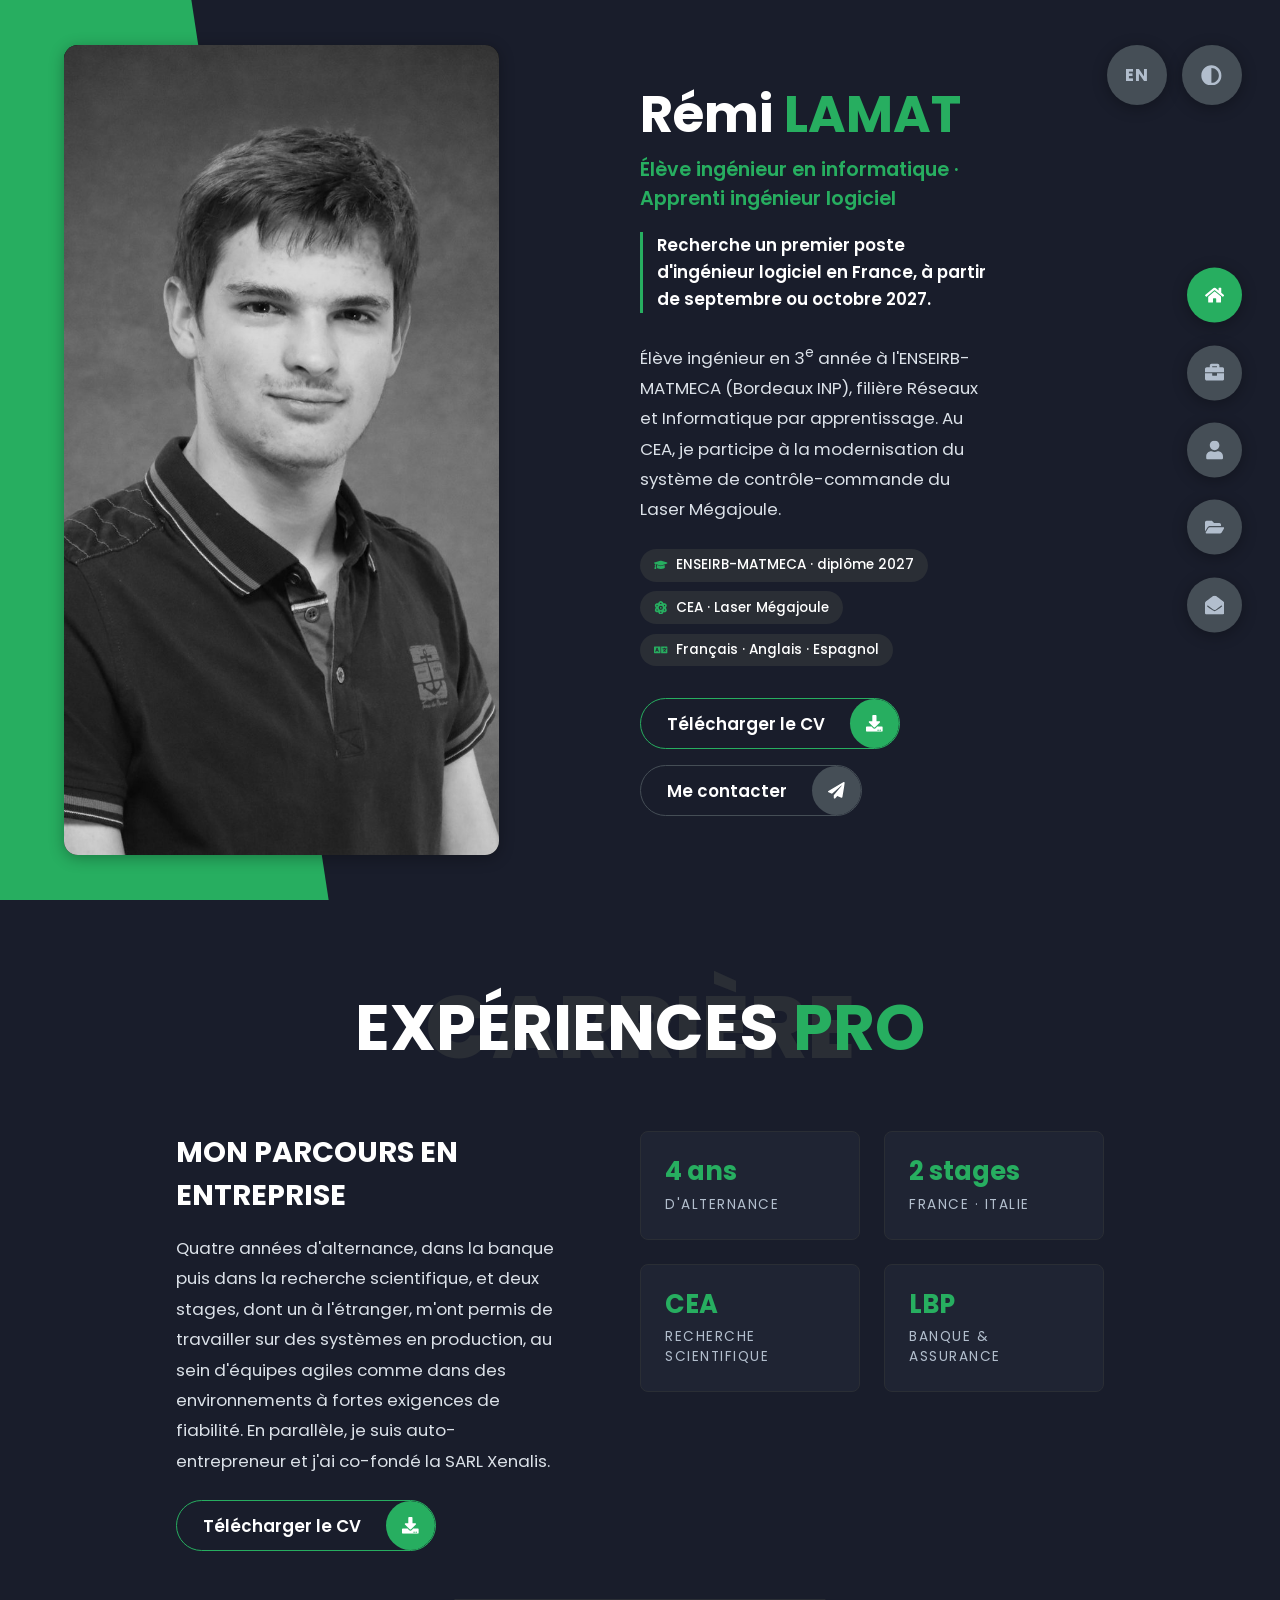
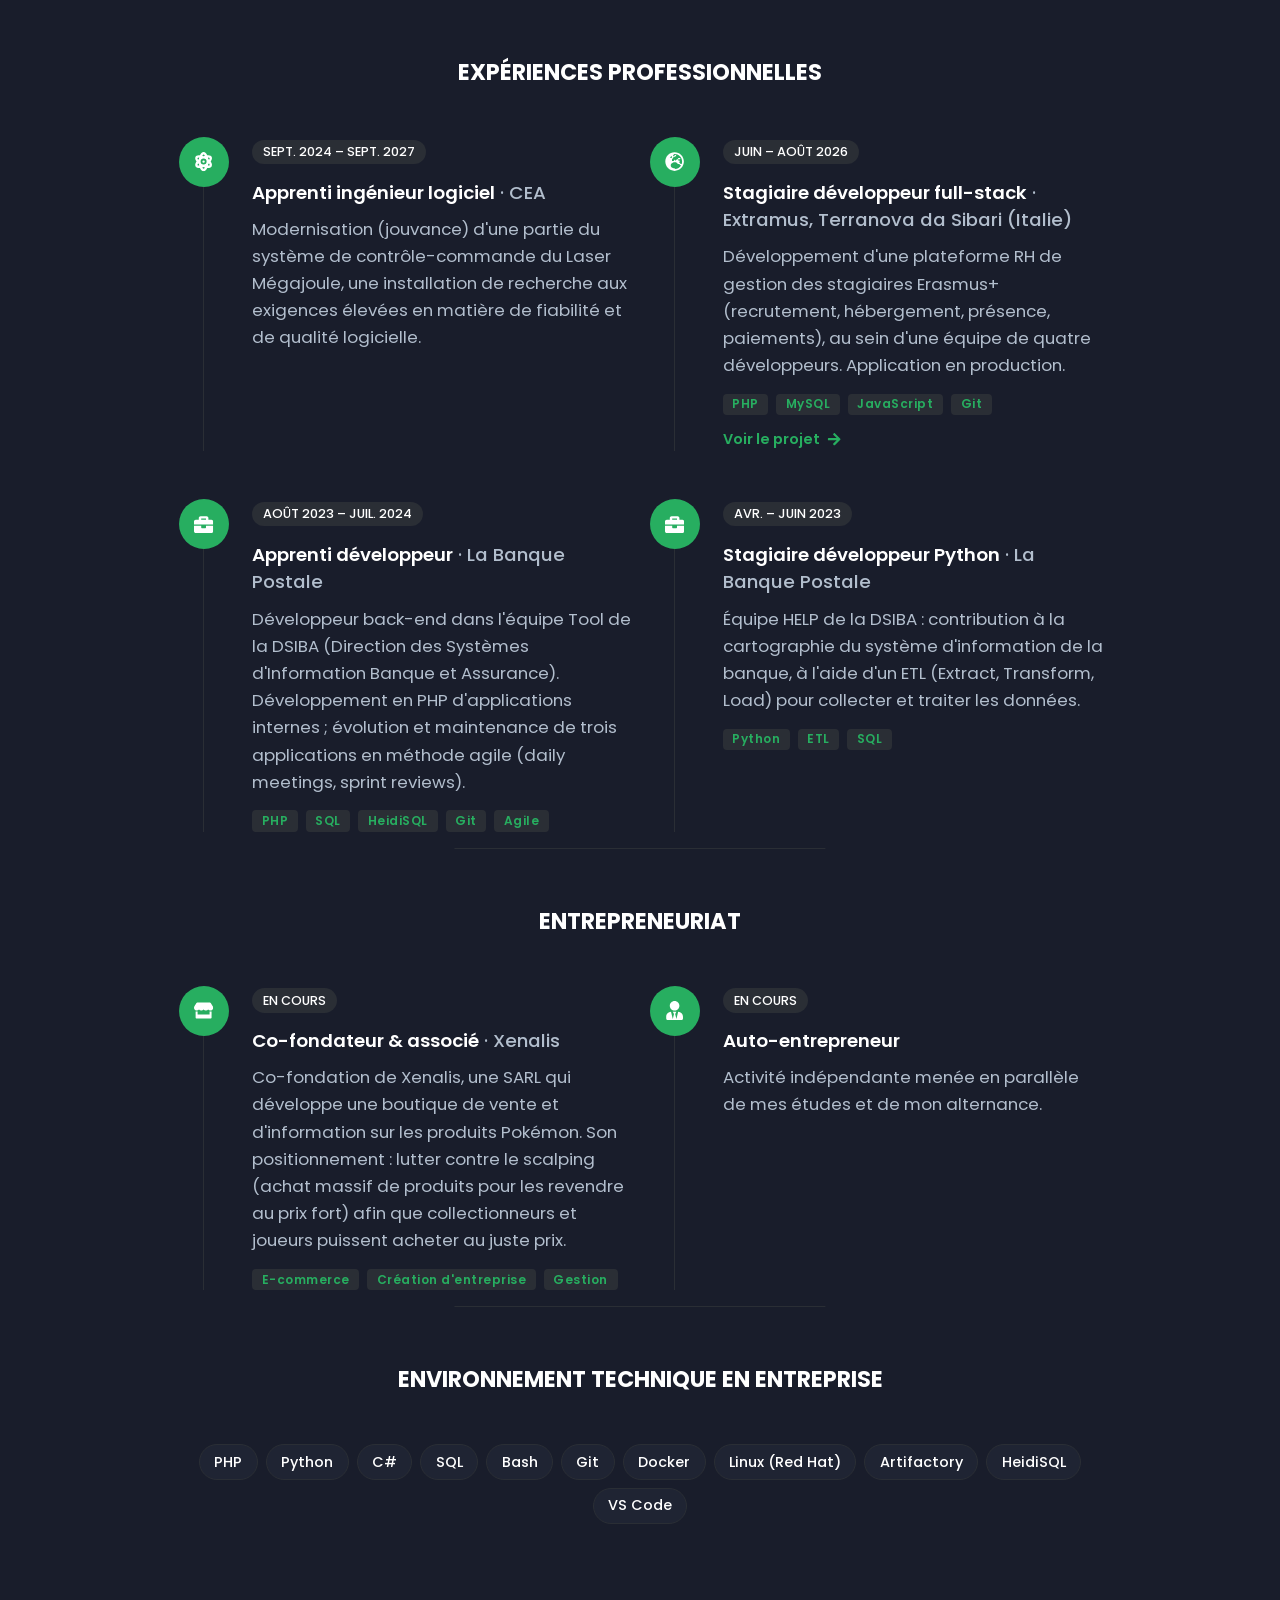
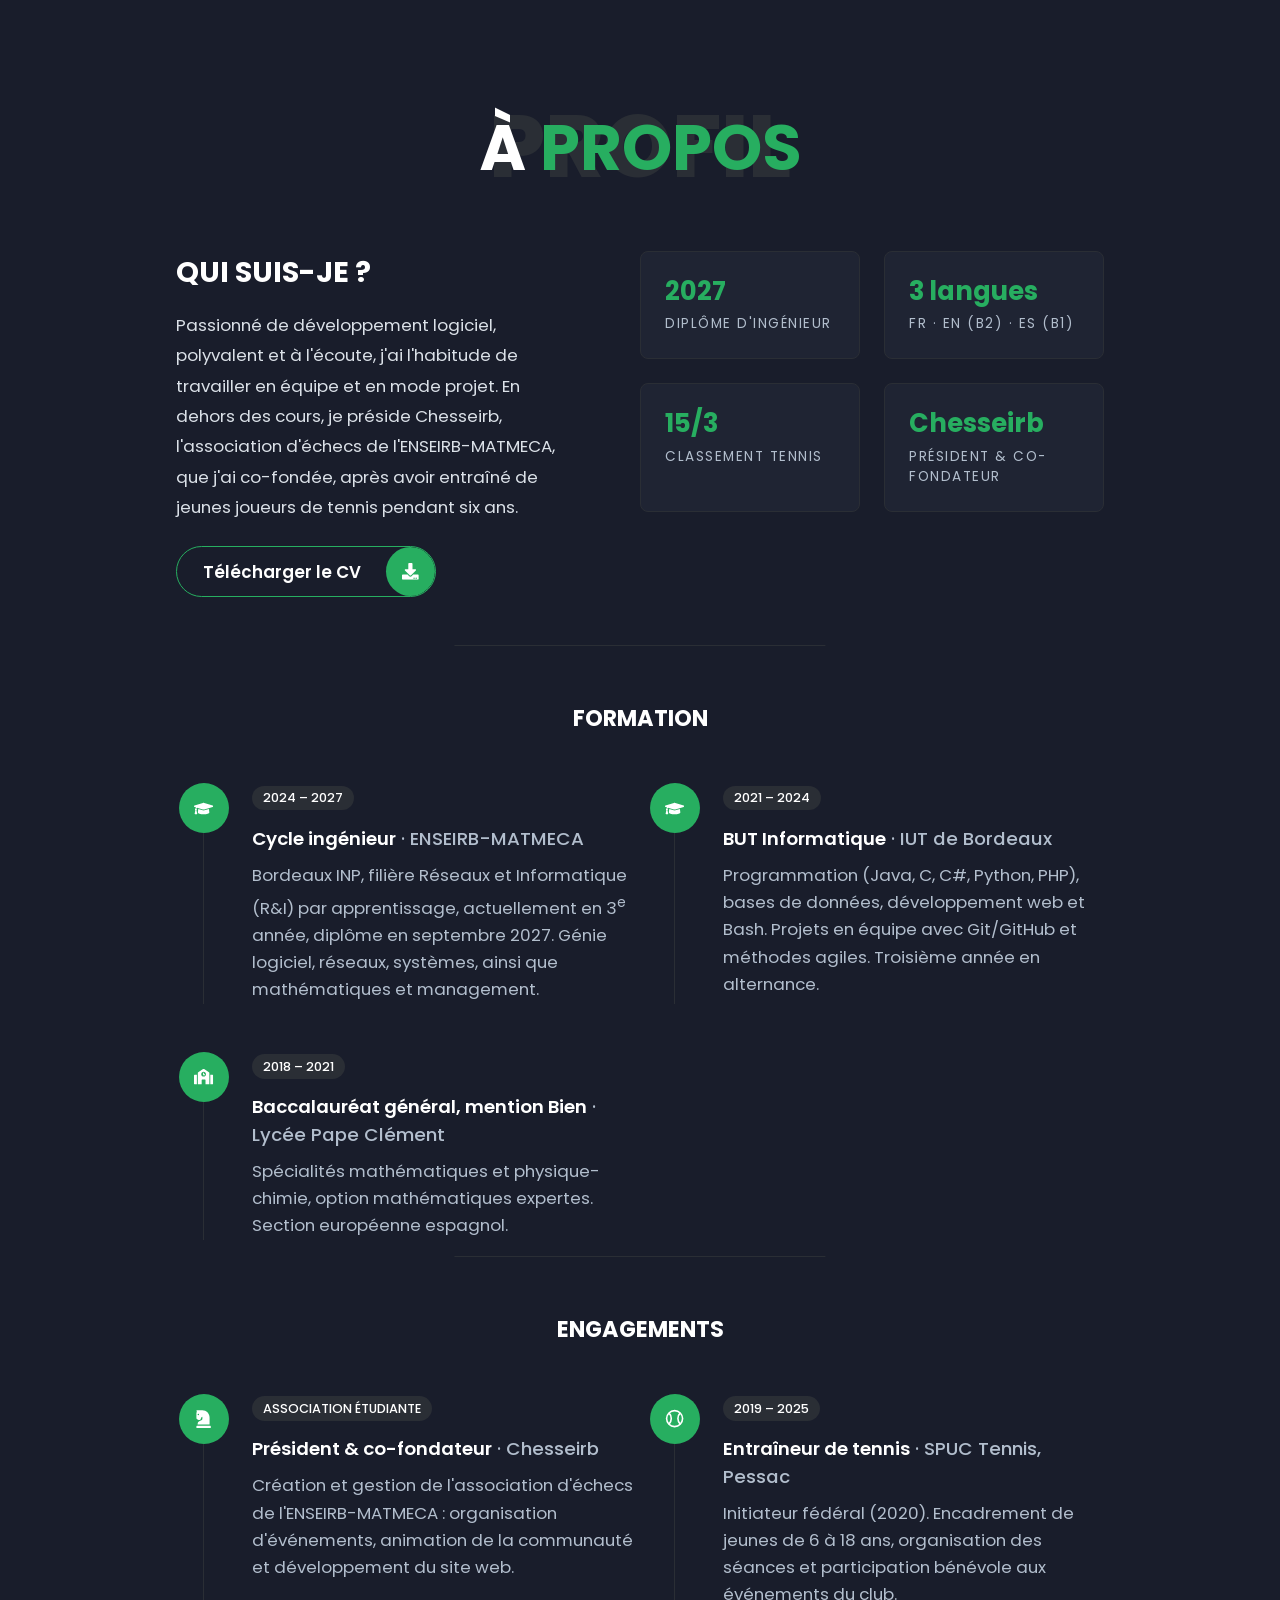
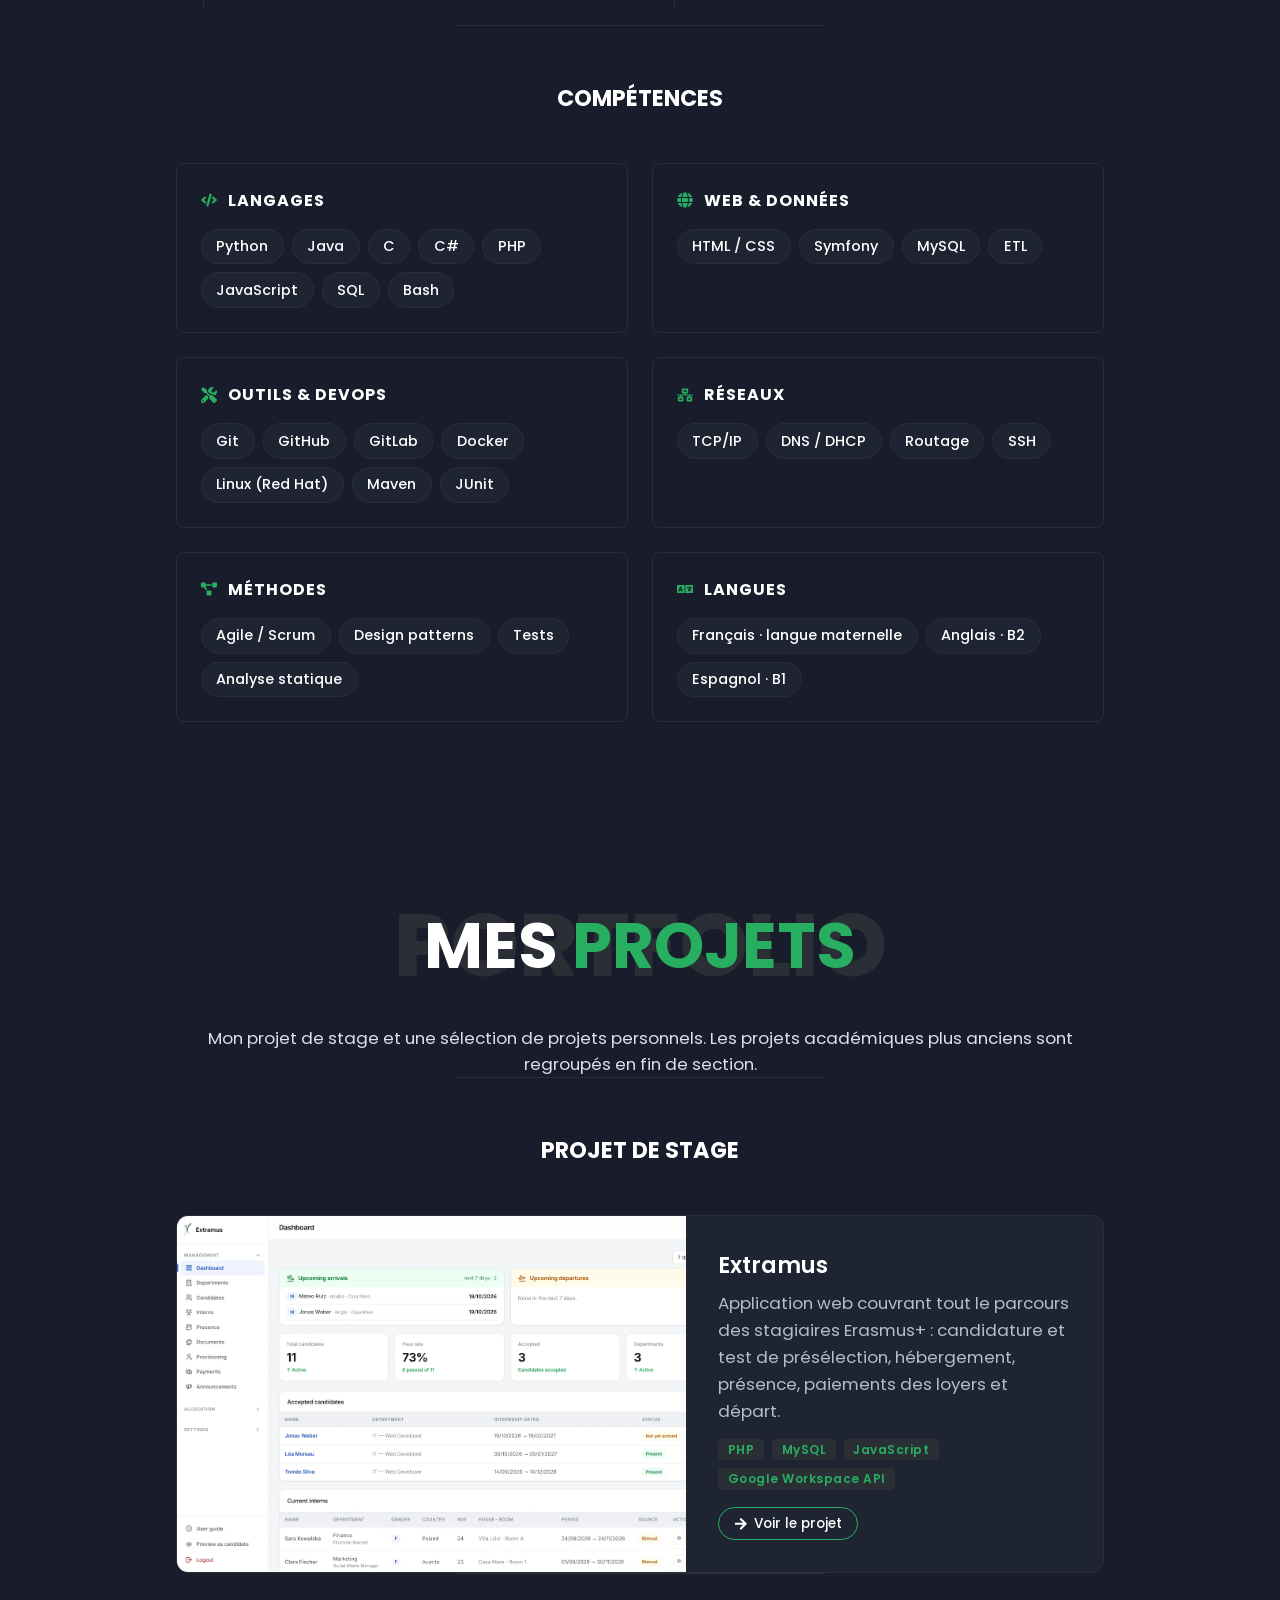
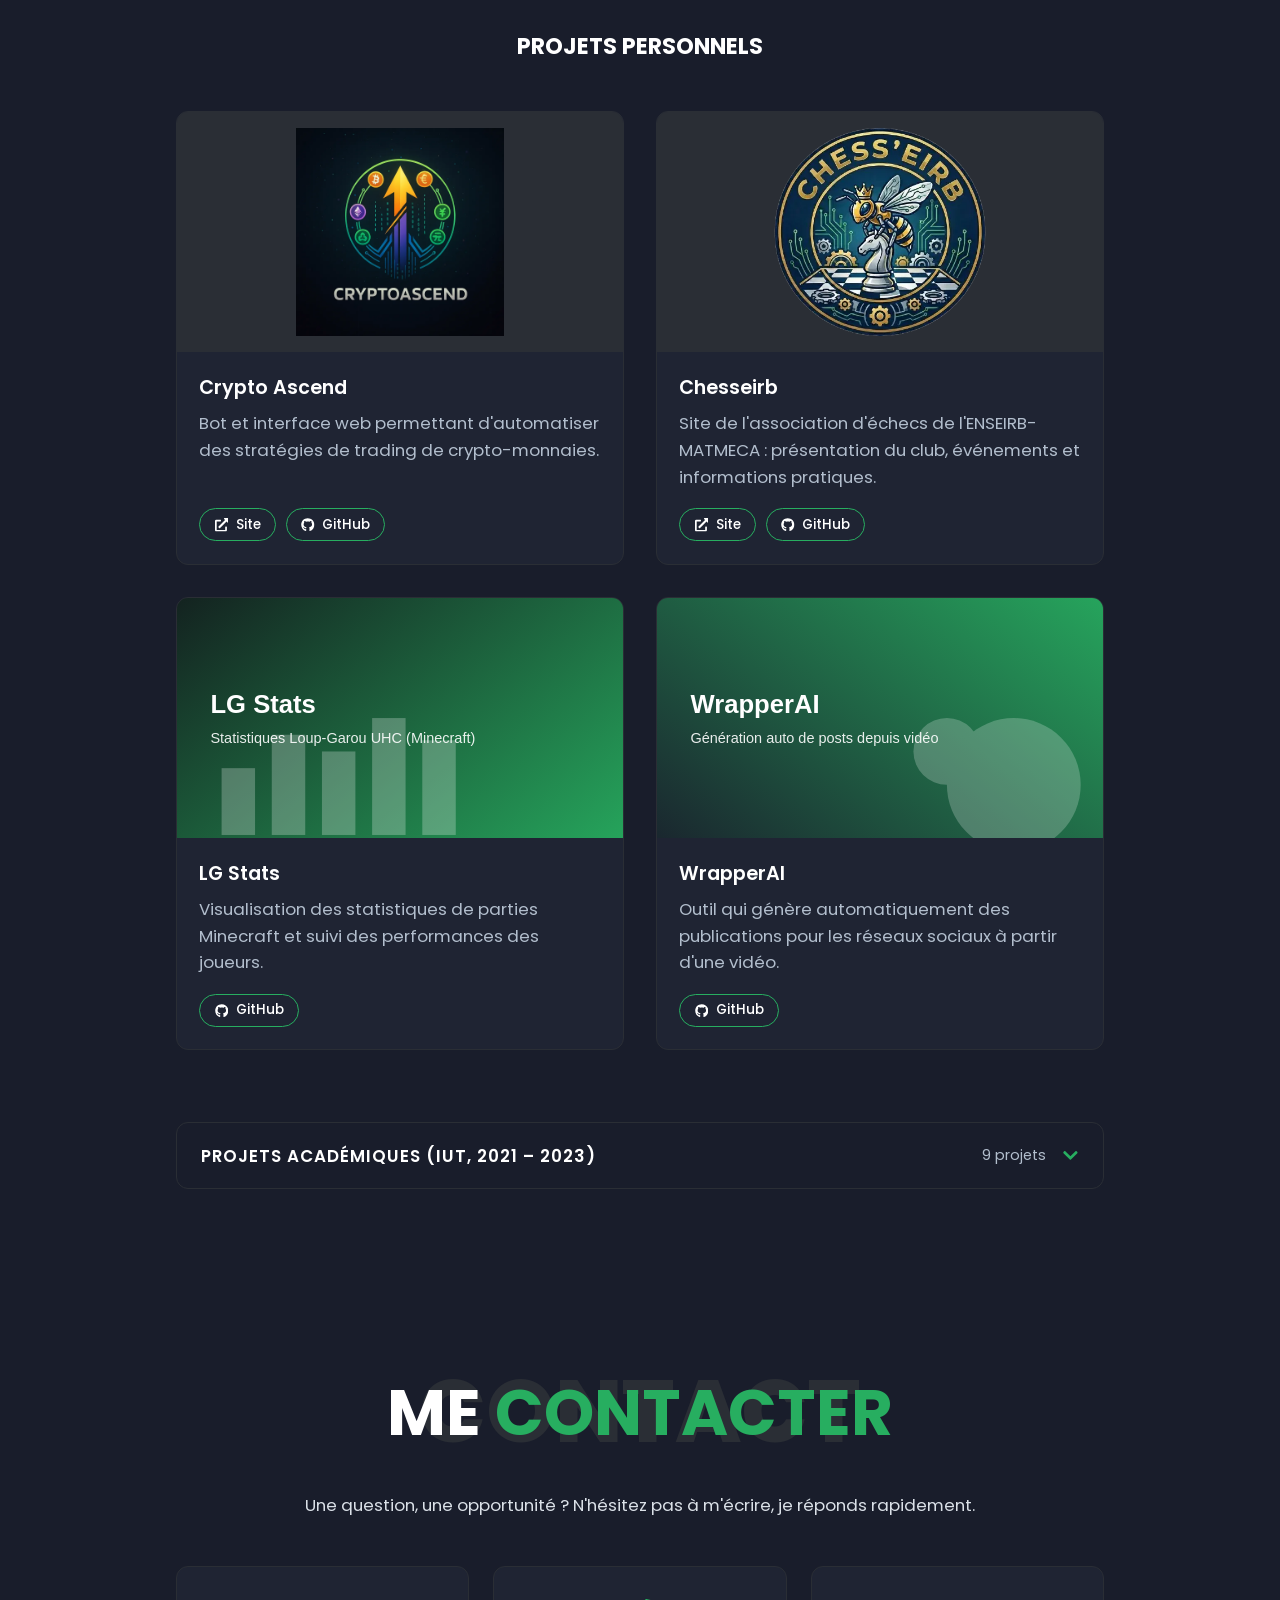
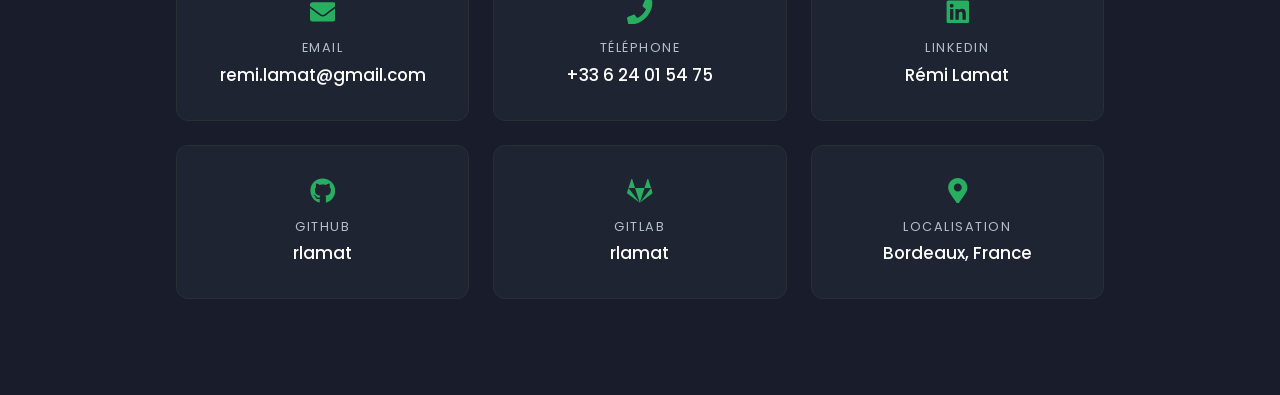
<file: index.html>
<!DOCTYPE html>
<html lang="fr">
<head>
    <meta charset="UTF-8">
    <meta name="viewport" content="width=device-width, initial-scale=1.0">
    <title data-i18n="page_title">Rémi Lamat | Élève ingénieur en informatique</title>
    <meta name="description" content="Portfolio de Rémi Lamat, élève ingénieur en dernière année à l'ENSEIRB-MATMECA et apprenti ingénieur logiciel au CEA. Recherche un poste d'ingénieur logiciel à partir de septembre 2027." data-i18n-attr="content:meta_desc">
    <link rel="canonical" href="https://rlamat.github.io/LAMAT_Remi_Portfolio/" data-i18n-attr="href:url_index">
    <link rel="alternate" hreflang="fr" href="https://rlamat.github.io/LAMAT_Remi_Portfolio/">
    <link rel="alternate" hreflang="en" href="https://rlamat.github.io/LAMAT_Remi_Portfolio/en/">
    <meta property="og:type" content="website">
    <meta property="og:url" content="https://rlamat.github.io/LAMAT_Remi_Portfolio/" data-i18n-attr="content:url_index">
    <meta property="og:locale" content="fr_FR" data-i18n-attr="content:og_locale">
    <meta property="og:title" content="Rémi Lamat | Portfolio">
    <meta property="og:description" content="Élève ingénieur à l'ENSEIRB-MATMECA, apprenti ingénieur logiciel au CEA." data-i18n-attr="content:og_desc">
    <meta property="og:image" content="https://rlamat.github.io/LAMAT_Remi_Portfolio/img/og-image.jpg">
    <meta name="twitter:card" content="summary_large_image">
    <link rel="icon" href="img/favicon.svg" type="image/svg+xml">
    <link rel="apple-touch-icon" href="img/apple-touch-icon.png">
    <link rel="preconnect" href="https://fonts.googleapis.com">
    <link rel="preconnect" href="https://fonts.gstatic.com" crossorigin>
    <link href="https://fonts.googleapis.com/css2?family=Poppins:wght@400;500;600;700;800&display=swap" rel="stylesheet">
    <link rel="stylesheet" href="styles/styles.css">
</head>
<body class="main-content">
    <!-- Apply the saved theme before first paint (avoids a dark flash in light mode) -->
    <script>try { if (localStorage.getItem("theme") === "light") document.body.classList.add("light-mode"); } catch (e) {}</script>
    <!-- icons:start -->
    <svg xmlns="http://www.w3.org/2000/svg" aria-hidden="true" width="0" height="0" style="position:absolute">
        <symbol id="i-adjust" viewBox="0 0 512 512"><path d="M8 256c0 136.966 111.033 248 248 248s248-111.034 248-248S392.966 8 256 8 8 119.033 8 256zm248 184V72c101.705 0 184 82.311 184 184 0 101.705-82.311 184-184 184z"/></symbol>
        <symbol id="i-arrow-left" viewBox="0 0 448 512"><path d="M257.5 445.1l-22.2 22.2c-9.4 9.4-24.6 9.4-33.9 0L7 273c-9.4-9.4-9.4-24.6 0-33.9L201.4 44.7c9.4-9.4 24.6-9.4 33.9 0l22.2 22.2c9.5 9.5 9.3 25-.4 34.3L136.6 216H424c13.3 0 24 10.7 24 24v32c0 13.3-10.7 24-24 24H136.6l120.5 114.8c9.8 9.3 10 24.8.4 34.3z"/></symbol>
        <symbol id="i-arrow-right" viewBox="0 0 448 512"><path d="M190.5 66.9l22.2-22.2c9.4-9.4 24.6-9.4 33.9 0L441 239c9.4 9.4 9.4 24.6 0 33.9L246.6 467.3c-9.4 9.4-24.6 9.4-33.9 0l-22.2-22.2c-9.5-9.5-9.3-25 .4-34.3L311.4 296H24c-13.3 0-24-10.7-24-24v-32c0-13.3 10.7-24 24-24h287.4L190.9 101.2c-9.8-9.3-10-24.8-.4-34.3z"/></symbol>
        <symbol id="i-atom" viewBox="0 0 448 512"><path d="M223.99908,224a32,32,0,1,0,32.00782,32A32.06431,32.06431,0,0,0,223.99908,224Zm214.172-96c-10.877-19.5-40.50979-50.75-116.27544-41.875C300.39168,34.875,267.63386,0,223.99908,0s-76.39066,34.875-97.89653,86.125C50.3369,77.375,20.706,108.5,9.82907,128-6.54984,157.375-5.17484,201.125,34.958,256-5.17484,310.875-6.54984,354.625,9.82907,384c29.13087,52.375,101.64652,43.625,116.27348,41.875C147.60842,477.125,180.36429,512,223.99908,512s76.3926-34.875,97.89652-86.125c14.62891,1.75,87.14456,10.5,116.27544-41.875C454.55,354.625,453.175,310.875,413.04017,256,453.175,201.125,454.55,157.375,438.171,128ZM63.33886,352c-4-7.25-.125-24.75,15.00391-48.25,6.87695,6.5,14.12891,12.875,21.88087,19.125,1.625,13.75,4,27.125,6.75,40.125C82.34472,363.875,67.09081,358.625,63.33886,352Zm36.88478-162.875c-7.752,6.25-15.00392,12.625-21.88087,19.125-15.12891-23.5-19.00392-41-15.00391-48.25,3.377-6.125,16.37891-11.5,37.88478-11.5,1.75,0,3.875.375,5.75.375C104.09864,162.25,101.84864,175.625,100.22364,189.125ZM223.99908,64c9.50195,0,22.25586,13.5,33.88282,37.25-11.252,3.75-22.50391,8-33.88282,12.875-11.377-4.875-22.62892-9.125-33.88283-12.875C201.74516,77.5,214.49712,64,223.99908,64Zm0,384c-9.502,0-22.25392-13.5-33.88283-37.25,11.25391-3.75,22.50587-8,33.88283-12.875C235.378,402.75,246.62994,407,257.8819,410.75,246.25494,434.5,233.501,448,223.99908,448Zm0-112a80,80,0,1,1,80-80A80.00023,80.00023,0,0,1,223.99908,336ZM384.6593,352c-3.625,6.625-19.00392,11.875-43.63479,11,2.752-13,5.127-26.375,6.752-40.125,7.75195-6.25,15.00391-12.625,21.87891-19.125C384.7843,327.25,388.6593,344.75,384.6593,352ZM369.65538,208.25c-6.875-6.5-14.127-12.875-21.87891-19.125-1.625-13.5-3.875-26.875-6.752-40.25,1.875,0,4.002-.375,5.752-.375,21.50391,0,34.50782,5.375,37.88283,11.5C388.6593,167.25,384.7843,184.75,369.65538,208.25Z"/></symbol>
        <symbol id="i-briefcase" viewBox="0 0 512 512"><path d="M320 336c0 8.84-7.16 16-16 16h-96c-8.84 0-16-7.16-16-16v-48H0v144c0 25.6 22.4 48 48 48h416c25.6 0 48-22.4 48-48V288H320v48zm144-208h-80V80c0-25.6-22.4-48-48-48H176c-25.6 0-48 22.4-48 48v48H48c-25.6 0-48 22.4-48 48v80h512v-80c0-25.6-22.4-48-48-48zm-144 0H192V96h128v32z"/></symbol>
        <symbol id="i-calendar-check" viewBox="0 0 448 512"><path d="M436 160H12c-6.627 0-12-5.373-12-12v-36c0-26.51 21.49-48 48-48h48V12c0-6.627 5.373-12 12-12h40c6.627 0 12 5.373 12 12v52h128V12c0-6.627 5.373-12 12-12h40c6.627 0 12 5.373 12 12v52h48c26.51 0 48 21.49 48 48v36c0 6.627-5.373 12-12 12zM12 192h424c6.627 0 12 5.373 12 12v260c0 26.51-21.49 48-48 48H48c-26.51 0-48-21.49-48-48V204c0-6.627 5.373-12 12-12zm333.296 95.947l-28.169-28.398c-4.667-4.705-12.265-4.736-16.97-.068L194.12 364.665l-45.98-46.352c-4.667-4.705-12.266-4.736-16.971-.068l-28.397 28.17c-4.705 4.667-4.736 12.265-.068 16.97l82.601 83.269c4.667 4.705 12.265 4.736 16.97.068l142.953-141.805c4.705-4.667 4.736-12.265.068-16.97z"/></symbol>
        <symbol id="i-chess-knight" viewBox="0 0 384 512"><path d="M19 272.47l40.63 18.06a32 32 0 0 0 24.88.47l12.78-5.12a32 32 0 0 0 18.76-20.5l9.22-30.65a24 24 0 0 1 12.55-15.65L159.94 208v50.33a48 48 0 0 1-26.53 42.94l-57.22 28.65A80 80 0 0 0 32 401.48V416h319.86V224c0-106-85.92-192-191.92-192H12A12 12 0 0 0 0 44a16.9 16.9 0 0 0 1.79 7.58L16 80l-9 9a24 24 0 0 0-7 17v137.21a32 32 0 0 0 19 29.26zM52 128a20 20 0 1 1-20 20 20 20 0 0 1 20-20zm316 320H16a16 16 0 0 0-16 16v32a16 16 0 0 0 16 16h352a16 16 0 0 0 16-16v-32a16 16 0 0 0-16-16z"/></symbol>
        <symbol id="i-code" viewBox="0 0 640 512"><path d="M278.9 511.5l-61-17.7c-6.4-1.8-10-8.5-8.2-14.9L346.2 8.7c1.8-6.4 8.5-10 14.9-8.2l61 17.7c6.4 1.8 10 8.5 8.2 14.9L293.8 503.3c-1.9 6.4-8.5 10.1-14.9 8.2zm-114-112.2l43.5-46.4c4.6-4.9 4.3-12.7-.8-17.2L117 256l90.6-79.7c5.1-4.5 5.5-12.3.8-17.2l-43.5-46.4c-4.5-4.8-12.1-5.1-17-.5L3.8 247.2c-5.1 4.7-5.1 12.8 0 17.5l144.1 135.1c4.9 4.6 12.5 4.4 17-.5zm327.2.6l144.1-135.1c5.1-4.7 5.1-12.8 0-17.5L492.1 112.1c-4.8-4.5-12.4-4.3-17 .5L431.6 159c-4.6 4.9-4.3 12.7.8 17.2L523 256l-90.6 79.7c-5.1 4.5-5.5 12.3-.8 17.2l43.5 46.4c4.5 4.9 12.1 5.1 17 .6z"/></symbol>
        <symbol id="i-download" viewBox="0 0 512 512"><path d="M216 0h80c13.3 0 24 10.7 24 24v168h87.7c17.8 0 26.7 21.5 14.1 34.1L269.7 378.3c-7.5 7.5-19.8 7.5-27.3 0L90.1 226.1c-12.6-12.6-3.7-34.1 14.1-34.1H192V24c0-13.3 10.7-24 24-24zm296 376v112c0 13.3-10.7 24-24 24H24c-13.3 0-24-10.7-24-24V376c0-13.3 10.7-24 24-24h146.7l49 49c20.1 20.1 52.5 20.1 72.6 0l49-49H488c13.3 0 24 10.7 24 24zm-124 88c0-11-9-20-20-20s-20 9-20 20 9 20 20 20 20-9 20-20zm64 0c0-11-9-20-20-20s-20 9-20 20 9 20 20 20 20-9 20-20z"/></symbol>
        <symbol id="i-envelope" viewBox="0 0 512 512"><path d="M502.3 190.8c3.9-3.1 9.7-.2 9.7 4.7V400c0 26.5-21.5 48-48 48H48c-26.5 0-48-21.5-48-48V195.6c0-5 5.7-7.8 9.7-4.7 22.4 17.4 52.1 39.5 154.1 113.6 21.1 15.4 56.7 47.8 92.2 47.6 35.7.3 72-32.8 92.3-47.6 102-74.1 131.6-96.3 154-113.7zM256 320c23.2.4 56.6-29.2 73.4-41.4 132.7-96.3 142.8-104.7 173.4-128.7 5.8-4.5 9.2-11.5 9.2-18.9v-19c0-26.5-21.5-48-48-48H48C21.5 64 0 85.5 0 112v19c0 7.4 3.4 14.3 9.2 18.9 30.6 23.9 40.7 32.4 173.4 128.7 16.8 12.2 50.2 41.8 73.4 41.4z"/></symbol>
        <symbol id="i-envelope-open" viewBox="0 0 512 512"><path d="M512 464c0 26.51-21.49 48-48 48H48c-26.51 0-48-21.49-48-48V200.724a48 48 0 0 1 18.387-37.776c24.913-19.529 45.501-35.365 164.2-121.511C199.412 29.17 232.797-.347 256 .003c23.198-.354 56.596 29.172 73.413 41.433 118.687 86.137 139.303 101.995 164.2 121.512A48 48 0 0 1 512 200.724V464zm-65.666-196.605c-2.563-3.728-7.7-4.595-11.339-1.907-22.845 16.873-55.462 40.705-105.582 77.079-16.825 12.266-50.21 41.781-73.413 41.43-23.211.344-56.559-29.143-73.413-41.43-50.114-36.37-82.734-60.204-105.582-77.079-3.639-2.688-8.776-1.821-11.339 1.907l-9.072 13.196a7.998 7.998 0 0 0 1.839 10.967c22.887 16.899 55.454 40.69 105.303 76.868 20.274 14.781 56.524 47.813 92.264 47.573 35.724.242 71.961-32.771 92.263-47.573 49.85-36.179 82.418-59.97 105.303-76.868a7.998 7.998 0 0 0 1.839-10.967l-9.071-13.196z"/></symbol>
        <symbol id="i-envelope-open-text" viewBox="0 0 512 512"><path d="M176 216h160c8.84 0 16-7.16 16-16v-16c0-8.84-7.16-16-16-16H176c-8.84 0-16 7.16-16 16v16c0 8.84 7.16 16 16 16zm-16 80c0 8.84 7.16 16 16 16h160c8.84 0 16-7.16 16-16v-16c0-8.84-7.16-16-16-16H176c-8.84 0-16 7.16-16 16v16zm96 121.13c-16.42 0-32.84-5.06-46.86-15.19L0 250.86V464c0 26.51 21.49 48 48 48h416c26.51 0 48-21.49 48-48V250.86L302.86 401.94c-14.02 10.12-30.44 15.19-46.86 15.19zm237.61-254.18c-8.85-6.94-17.24-13.47-29.61-22.81V96c0-26.51-21.49-48-48-48h-77.55c-3.04-2.2-5.87-4.26-9.04-6.56C312.6 29.17 279.2-.35 256 0c-23.2-.35-56.59 29.17-73.41 41.44-3.17 2.3-6 4.36-9.04 6.56H96c-26.51 0-48 21.49-48 48v44.14c-12.37 9.33-20.76 15.87-29.61 22.81A47.995 47.995 0 0 0 0 200.72v10.65l96 69.35V96h320v184.72l96-69.35v-10.65c0-14.74-6.78-28.67-18.39-37.77z"/></symbol>
        <symbol id="i-euro-sign" viewBox="0 0 320 512"><path d="M310.706 413.765c-1.314-6.63-7.835-10.872-14.424-9.369-10.692 2.439-27.422 5.413-45.426 5.413-56.763 0-101.929-34.79-121.461-85.449h113.689a12 12 0 0 0 11.708-9.369l6.373-28.36c1.686-7.502-4.019-14.631-11.708-14.631H115.22c-1.21-14.328-1.414-28.287.137-42.245H261.95a12 12 0 0 0 11.723-9.434l6.512-29.755c1.638-7.484-4.061-14.566-11.723-14.566H130.184c20.633-44.991 62.69-75.03 117.619-75.03 14.486 0 28.564 2.25 37.851 4.145 6.216 1.268 12.347-2.498 14.002-8.623l11.991-44.368c1.822-6.741-2.465-13.616-9.326-14.917C290.217 34.912 270.71 32 249.635 32 152.451 32 74.03 92.252 45.075 176H12c-6.627 0-12 5.373-12 12v29.755c0 6.627 5.373 12 12 12h21.569c-1.009 13.607-1.181 29.287-.181 42.245H12c-6.627 0-12 5.373-12 12v28.36c0 6.627 5.373 12 12 12h30.114C67.139 414.692 145.264 480 249.635 480c26.301 0 48.562-4.544 61.101-7.788 6.167-1.595 10.027-7.708 8.788-13.957l-8.818-44.49z"/></symbol>
        <symbol id="i-external-link-alt" viewBox="0 0 512 512"><path d="M432,320H400a16,16,0,0,0-16,16V448H64V128H208a16,16,0,0,0,16-16V80a16,16,0,0,0-16-16H48A48,48,0,0,0,0,112V464a48,48,0,0,0,48,48H400a48,48,0,0,0,48-48V336A16,16,0,0,0,432,320ZM488,0h-128c-21.37,0-32.05,25.91-17,41l35.73,35.73L135,320.37a24,24,0,0,0,0,34L157.67,377a24,24,0,0,0,34,0L435.28,133.32,471,169c15,15,41,4.5,41-17V24A24,24,0,0,0,488,0Z"/></symbol>
        <symbol id="i-file-pdf" viewBox="0 0 384 512"><path d="M181.9 256.1c-5-16-4.9-46.9-2-46.9 8.4 0 7.6 36.9 2 46.9zm-1.7 47.2c-7.7 20.2-17.3 43.3-28.4 62.7 18.3-7 39-17.2 62.9-21.9-12.7-9.6-24.9-23.4-34.5-40.8zM86.1 428.1c0 .8 13.2-5.4 34.9-40.2-6.7 6.3-29.1 24.5-34.9 40.2zM248 160h136v328c0 13.3-10.7 24-24 24H24c-13.3 0-24-10.7-24-24V24C0 10.7 10.7 0 24 0h200v136c0 13.2 10.8 24 24 24zm-8 171.8c-20-12.2-33.3-29-42.7-53.8 4.5-18.5 11.6-46.6 6.2-64.2-4.7-29.4-42.4-26.5-47.8-6.8-5 18.3-.4 44.1 8.1 77-11.6 27.6-28.7 64.6-40.8 85.8-.1 0-.1.1-.2.1-27.1 13.9-73.6 44.5-54.5 68 5.6 6.9 16 10 21.5 10 17.9 0 35.7-18 61.1-61.8 25.8-8.5 54.1-19.1 79-23.2 21.7 11.8 47.1 19.5 64 19.5 29.2 0 31.2-32 19.7-43.4-13.9-13.6-54.3-9.7-73.6-7.2zM377 105L279 7c-4.5-4.5-10.6-7-17-7h-6v128h128v-6.1c0-6.3-2.5-12.4-7-16.9zm-74.1 255.3c4.1-2.7-2.5-11.9-42.8-9 37.1 15.8 42.8 9 42.8 9z"/></symbol>
        <symbol id="i-folder-open" viewBox="0 0 576 512"><path d="M572.694 292.093L500.27 416.248A63.997 63.997 0 0 1 444.989 448H45.025c-18.523 0-30.064-20.093-20.731-36.093l72.424-124.155A64 64 0 0 1 152 256h399.964c18.523 0 30.064 20.093 20.73 36.093zM152 224h328v-48c0-26.51-21.49-48-48-48H272l-64-64H48C21.49 64 0 85.49 0 112v278.046l69.077-118.418C86.214 242.25 117.989 224 152 224z"/></symbol>
        <symbol id="i-globe" viewBox="0 0 496 512"><path d="M336.5 160C322 70.7 287.8 8 248 8s-74 62.7-88.5 152h177zM152 256c0 22.2 1.2 43.5 3.3 64h185.3c2.1-20.5 3.3-41.8 3.3-64s-1.2-43.5-3.3-64H155.3c-2.1 20.5-3.3 41.8-3.3 64zm324.7-96c-28.6-67.9-86.5-120.4-158-141.6 24.4 33.8 41.2 84.7 50 141.6h108zM177.2 18.4C105.8 39.6 47.8 92.1 19.3 160h108c8.7-56.9 25.5-107.8 49.9-141.6zM487.4 192H372.7c2.1 21 3.3 42.5 3.3 64s-1.2 43-3.3 64h114.6c5.5-20.5 8.6-41.8 8.6-64s-3.1-43.5-8.5-64zM120 256c0-21.5 1.2-43 3.3-64H8.6C3.2 212.5 0 233.8 0 256s3.2 43.5 8.6 64h114.6c-2-21-3.2-42.5-3.2-64zm39.5 96c14.5 89.3 48.7 152 88.5 152s74-62.7 88.5-152h-177zm159.3 141.6c71.4-21.2 129.4-73.7 158-141.6h-108c-8.8 56.9-25.6 107.8-50 141.6zM19.3 352c28.6 67.9 86.5 120.4 158 141.6-24.4-33.8-41.2-84.7-50-141.6h-108z"/></symbol>
        <symbol id="i-globe-europe" viewBox="0 0 496 512"><path d="M248 8C111 8 0 119 0 256s111 248 248 248 248-111 248-248S385 8 248 8zm200 248c0 22.5-3.9 44.2-10.8 64.4h-20.3c-4.3 0-8.4-1.7-11.4-4.8l-32-32.6c-4.5-4.6-4.5-12.1.1-16.7l12.5-12.5v-8.7c0-3-1.2-5.9-3.3-8l-9.4-9.4c-2.1-2.1-5-3.3-8-3.3h-16c-6.2 0-11.3-5.1-11.3-11.3 0-3 1.2-5.9 3.3-8l9.4-9.4c2.1-2.1 5-3.3 8-3.3h32c6.2 0 11.3-5.1 11.3-11.3v-9.4c0-6.2-5.1-11.3-11.3-11.3h-36.7c-8.8 0-16 7.2-16 16v4.5c0 6.9-4.4 13-10.9 15.2l-31.6 10.5c-3.3 1.1-5.5 4.1-5.5 7.6v2.2c0 4.4-3.6 8-8 8h-16c-4.4 0-8-3.6-8-8s-3.6-8-8-8H247c-3 0-5.8 1.7-7.2 4.4l-9.4 18.7c-2.7 5.4-8.2 8.8-14.3 8.8H194c-8.8 0-16-7.2-16-16V199c0-4.2 1.7-8.3 4.7-11.3l20.1-20.1c4.6-4.6 7.2-10.9 7.2-17.5 0-3.4 2.2-6.5 5.5-7.6l40-13.3c1.7-.6 3.2-1.5 4.4-2.7l26.8-26.8c2.1-2.1 3.3-5 3.3-8 0-6.2-5.1-11.3-11.3-11.3H258l-16 16v8c0 4.4-3.6 8-8 8h-16c-4.4 0-8-3.6-8-8v-20c0-2.5 1.2-4.9 3.2-6.4l28.9-21.7c1.9-.1 3.8-.3 5.7-.3C358.3 56 448 145.7 448 256zM130.1 149.1c0-3 1.2-5.9 3.3-8l25.4-25.4c2.1-2.1 5-3.3 8-3.3 6.2 0 11.3 5.1 11.3 11.3v16c0 3-1.2 5.9-3.3 8l-9.4 9.4c-2.1 2.1-5 3.3-8 3.3h-16c-6.2 0-11.3-5.1-11.3-11.3zm128 306.4v-7.1c0-8.8-7.2-16-16-16h-20.2c-10.8 0-26.7-5.3-35.4-11.8l-22.2-16.7c-11.5-8.6-18.2-22.1-18.2-36.4v-23.9c0-16 8.4-30.8 22.1-39l42.9-25.7c7.1-4.2 15.2-6.5 23.4-6.5h31.2c10.9 0 21.4 3.9 29.6 10.9l43.2 37.1h18.3c8.5 0 16.6 3.4 22.6 9.4l17.3 17.3c3.4 3.4 8.1 5.3 12.9 5.3H423c-32.4 58.9-93.8 99.5-164.9 103.1z"/></symbol>
        <symbol id="i-graduation-cap" viewBox="0 0 640 512"><path d="M622.34 153.2L343.4 67.5c-15.2-4.67-31.6-4.67-46.79 0L17.66 153.2c-23.54 7.23-23.54 38.36 0 45.59l48.63 14.94c-10.67 13.19-17.23 29.28-17.88 46.9C38.78 266.15 32 276.11 32 288c0 10.78 5.68 19.85 13.86 25.65L20.33 428.53C18.11 438.52 25.71 448 35.94 448h56.11c10.24 0 17.84-9.48 15.62-19.47L82.14 313.65C90.32 307.85 96 298.78 96 288c0-11.57-6.47-21.25-15.66-26.87.76-15.02 8.44-28.3 20.69-36.72L296.6 284.5c9.06 2.78 26.44 6.25 46.79 0l278.95-85.7c23.55-7.24 23.55-38.36 0-45.6zM352.79 315.09c-28.53 8.76-52.84 3.92-65.59 0l-145.02-44.55L128 384c0 35.35 85.96 64 192 64s192-28.65 192-64l-14.18-113.47-145.03 44.56z"/></symbol>
        <symbol id="i-home" viewBox="0 0 576 512"><path d="M280.37 148.26L96 300.11V464a16 16 0 0 0 16 16l112.06-.29a16 16 0 0 0 15.92-16V368a16 16 0 0 1 16-16h64a16 16 0 0 1 16 16v95.64a16 16 0 0 0 16 16.05L464 480a16 16 0 0 0 16-16V300L295.67 148.26a12.19 12.19 0 0 0-15.3 0zM571.6 251.47L488 182.56V44.05a12 12 0 0 0-12-12h-56a12 12 0 0 0-12 12v72.61L318.47 43a48 48 0 0 0-61 0L4.34 251.47a12 12 0 0 0-1.6 16.9l25.5 31A12 12 0 0 0 45.15 301l235.22-193.74a12.19 12.19 0 0 1 15.3 0L530.9 301a12 12 0 0 0 16.9-1.6l25.5-31a12 12 0 0 0-1.7-16.93z"/></symbol>
        <symbol id="i-id-badge" viewBox="0 0 384 512"><path d="M336 0H48C21.5 0 0 21.5 0 48v416c0 26.5 21.5 48 48 48h288c26.5 0 48-21.5 48-48V48c0-26.5-21.5-48-48-48zM144 32h96c8.8 0 16 7.2 16 16s-7.2 16-16 16h-96c-8.8 0-16-7.2-16-16s7.2-16 16-16zm48 128c35.3 0 64 28.7 64 64s-28.7 64-64 64-64-28.7-64-64 28.7-64 64-64zm112 236.8c0 10.6-10 19.2-22.4 19.2H102.4C90 416 80 407.4 80 396.8v-19.2c0-31.8 30.1-57.6 67.2-57.6h5c12.3 5.1 25.7 8 39.8 8s27.6-2.9 39.8-8h5c37.1 0 67.2 25.8 67.2 57.6v19.2z"/></symbol>
        <symbol id="i-info-circle" viewBox="0 0 512 512"><path d="M256 8C119.043 8 8 119.083 8 256c0 136.997 111.043 248 248 248s248-111.003 248-248C504 119.083 392.957 8 256 8zm0 110c23.196 0 42 18.804 42 42s-18.804 42-42 42-42-18.804-42-42 18.804-42 42-42zm56 254c0 6.627-5.373 12-12 12h-88c-6.627 0-12-5.373-12-12v-24c0-6.627 5.373-12 12-12h12v-64h-12c-6.627 0-12-5.373-12-12v-24c0-6.627 5.373-12 12-12h64c6.627 0 12 5.373 12 12v100h12c6.627 0 12 5.373 12 12v24z"/></symbol>
        <symbol id="i-language" viewBox="0 0 640 512"><path d="M152.1 236.2c-3.5-12.1-7.8-33.2-7.8-33.2h-.5s-4.3 21.1-7.8 33.2l-11.1 37.5H163zM616 96H336v320h280c13.3 0 24-10.7 24-24V120c0-13.3-10.7-24-24-24zm-24 120c0 6.6-5.4 12-12 12h-11.4c-6.9 23.6-21.7 47.4-42.7 69.9 8.4 6.4 17.1 12.5 26.1 18 5.5 3.4 7.3 10.5 4.1 16.2l-7.9 13.9c-3.4 5.9-10.9 7.8-16.7 4.3-12.6-7.8-24.5-16.1-35.4-24.9-10.9 8.7-22.7 17.1-35.4 24.9-5.8 3.5-13.3 1.6-16.7-4.3l-7.9-13.9c-3.2-5.6-1.4-12.8 4.2-16.2 9.3-5.7 18-11.7 26.1-18-7.9-8.4-14.9-17-21-25.7-4-5.7-2.2-13.6 3.7-17.1l6.5-3.9 7.3-4.3c5.4-3.2 12.4-1.7 16 3.4 5 7 10.8 14 17.4 20.9 13.5-14.2 23.8-28.9 30-43.2H412c-6.6 0-12-5.4-12-12v-16c0-6.6 5.4-12 12-12h64v-16c0-6.6 5.4-12 12-12h16c6.6 0 12 5.4 12 12v16h64c6.6 0 12 5.4 12 12zM0 120v272c0 13.3 10.7 24 24 24h280V96H24c-13.3 0-24 10.7-24 24zm58.9 216.1L116.4 167c1.7-4.9 6.2-8.1 11.4-8.1h32.5c5.1 0 9.7 3.3 11.4 8.1l57.5 169.1c2.6 7.8-3.1 15.9-11.4 15.9h-22.9a12 12 0 0 1-11.5-8.6l-9.4-31.9h-60.2l-9.1 31.8c-1.5 5.1-6.2 8.7-11.5 8.7H70.3c-8.2 0-14-8.1-11.4-15.9z"/></symbol>
        <symbol id="i-map-marker-alt" viewBox="0 0 384 512"><path d="M172.268 501.67C26.97 291.031 0 269.413 0 192 0 85.961 85.961 0 192 0s192 85.961 192 192c0 77.413-26.97 99.031-172.268 309.67-9.535 13.774-29.93 13.773-39.464 0zM192 272c44.183 0 80-35.817 80-80s-35.817-80-80-80-80 35.817-80 80 35.817 80 80 80z"/></symbol>
        <symbol id="i-network-wired" viewBox="0 0 640 512"><path d="M640 264v-16c0-8.84-7.16-16-16-16H344v-40h72c17.67 0 32-14.33 32-32V32c0-17.67-14.33-32-32-32H224c-17.67 0-32 14.33-32 32v128c0 17.67 14.33 32 32 32h72v40H16c-8.84 0-16 7.16-16 16v16c0 8.84 7.16 16 16 16h104v40H64c-17.67 0-32 14.33-32 32v128c0 17.67 14.33 32 32 32h160c17.67 0 32-14.33 32-32V352c0-17.67-14.33-32-32-32h-56v-40h304v40h-56c-17.67 0-32 14.33-32 32v128c0 17.67 14.33 32 32 32h160c17.67 0 32-14.33 32-32V352c0-17.67-14.33-32-32-32h-56v-40h104c8.84 0 16-7.16 16-16zM256 128V64h128v64H256zm-64 320H96v-64h96v64zm352 0h-96v-64h96v64z"/></symbol>
        <symbol id="i-paper-plane" viewBox="0 0 512 512"><path d="M476 3.2L12.5 270.6c-18.1 10.4-15.8 35.6 2.2 43.2L121 358.4l287.3-253.2c5.5-4.9 13.3 2.6 8.6 8.3L176 407v80.5c0 23.6 28.5 32.9 42.5 15.8L282 426l124.6 52.2c14.2 6 30.4-2.9 33-18.2l72-432C515 7.8 493.3-6.8 476 3.2z"/></symbol>
        <symbol id="i-phone" viewBox="0 0 512 512"><path d="M493.4 24.6l-104-24c-11.3-2.6-22.9 3.3-27.5 13.9l-48 112c-4.2 9.8-1.4 21.3 6.9 28l60.6 49.6c-36 76.7-98.9 140.5-177.2 177.2l-49.6-60.6c-6.8-8.3-18.2-11.1-28-6.9l-112 48C3.9 366.5-2 378.1.6 389.4l24 104C27.1 504.2 36.7 512 48 512c256.1 0 464-207.5 464-464 0-11.2-7.7-20.9-18.6-23.4z"/></symbol>
        <symbol id="i-project-diagram" viewBox="0 0 640 512"><path d="M384 320H256c-17.67 0-32 14.33-32 32v128c0 17.67 14.33 32 32 32h128c17.67 0 32-14.33 32-32V352c0-17.67-14.33-32-32-32zM192 32c0-17.67-14.33-32-32-32H32C14.33 0 0 14.33 0 32v128c0 17.67 14.33 32 32 32h95.72l73.16 128.04C211.98 300.98 232.4 288 256 288h.28L192 175.51V128h224V64H192V32zM608 0H480c-17.67 0-32 14.33-32 32v128c0 17.67 14.33 32 32 32h128c17.67 0 32-14.33 32-32V32c0-17.67-14.33-32-32-32z"/></symbol>
        <symbol id="i-school" viewBox="0 0 640 512"><path d="M0 224v272c0 8.84 7.16 16 16 16h80V192H32c-17.67 0-32 14.33-32 32zm360-48h-24v-40c0-4.42-3.58-8-8-8h-16c-4.42 0-8 3.58-8 8v64c0 4.42 3.58 8 8 8h48c4.42 0 8-3.58 8-8v-16c0-4.42-3.58-8-8-8zm137.75-63.96l-160-106.67a32.02 32.02 0 0 0-35.5 0l-160 106.67A32.002 32.002 0 0 0 128 138.66V512h128V368c0-8.84 7.16-16 16-16h96c8.84 0 16 7.16 16 16v144h128V138.67c0-10.7-5.35-20.7-14.25-26.63zM320 256c-44.18 0-80-35.82-80-80s35.82-80 80-80 80 35.82 80 80-35.82 80-80 80zm288-64h-64v320h80c8.84 0 16-7.16 16-16V224c0-17.67-14.33-32-32-32z"/></symbol>
        <symbol id="i-store" viewBox="0 0 616 512"><path d="M602 118.6L537.1 15C531.3 5.7 521 0 510 0H106C95 0 84.7 5.7 78.9 15L14 118.6c-33.5 53.5-3.8 127.9 58.8 136.4 4.5.6 9.1.9 13.7.9 29.6 0 55.8-13 73.8-33.1 18 20.1 44.3 33.1 73.8 33.1 29.6 0 55.8-13 73.8-33.1 18 20.1 44.3 33.1 73.8 33.1 29.6 0 55.8-13 73.8-33.1 18.1 20.1 44.3 33.1 73.8 33.1 4.7 0 9.2-.3 13.7-.9 62.8-8.4 92.6-82.8 59-136.4zM529.5 288c-10 0-19.9-1.5-29.5-3.8V384H116v-99.8c-9.6 2.2-19.5 3.8-29.5 3.8-6 0-12.1-.4-18-1.2-5.6-.8-11.1-2.1-16.4-3.6V480c0 17.7 14.3 32 32 32h448c17.7 0 32-14.3 32-32V283.2c-5.4 1.6-10.8 2.9-16.4 3.6-6.1.8-12.1 1.2-18.2 1.2z"/></symbol>
        <symbol id="i-times" viewBox="0 0 352 512"><path d="M242.72 256l100.07-100.07c12.28-12.28 12.28-32.19 0-44.48l-22.24-22.24c-12.28-12.28-32.19-12.28-44.48 0L176 189.28 75.93 89.21c-12.28-12.28-32.19-12.28-44.48 0L9.21 111.45c-12.28 12.28-12.28 32.19 0 44.48L109.28 256 9.21 356.07c-12.28 12.28-12.28 32.19 0 44.48l22.24 22.24c12.28 12.28 32.2 12.28 44.48 0L176 322.72l100.07 100.07c12.28 12.28 32.2 12.28 44.48 0l22.24-22.24c12.28-12.28 12.28-32.19 0-44.48L242.72 256z"/></symbol>
        <symbol id="i-tools" viewBox="0 0 512 512"><path d="M501.1 395.7L384 278.6c-23.1-23.1-57.6-27.6-85.4-13.9L192 158.1V96L64 0 0 64l96 128h62.1l106.6 106.6c-13.6 27.8-9.2 62.3 13.9 85.4l117.1 117.1c14.6 14.6 38.2 14.6 52.7 0l52.7-52.7c14.5-14.6 14.5-38.2 0-52.7zM331.7 225c28.3 0 54.9 11 74.9 31l19.4 19.4c15.8-6.9 30.8-16.5 43.8-29.5 37.1-37.1 49.7-89.3 37.9-136.7-2.2-9-13.5-12.1-20.1-5.5l-74.4 74.4-67.9-11.3L334 98.9l74.4-74.4c6.6-6.6 3.4-17.9-5.7-20.2-47.4-11.7-99.6.9-136.6 37.9-28.5 28.5-41.9 66.1-41.2 103.6l82.1 82.1c8.1-1.9 16.5-2.9 24.7-2.9zm-103.9 82l-56.7-56.7L18.7 402.8c-25 25-25 65.5 0 90.5s65.5 25 90.5 0l123.6-123.6c-7.6-19.9-9.9-41.6-5-62.7zM64 472c-13.2 0-24-10.8-24-24 0-13.3 10.7-24 24-24s24 10.7 24 24c0 13.2-10.7 24-24 24z"/></symbol>
        <symbol id="i-user" viewBox="0 0 448 512"><path d="M224 256c70.7 0 128-57.3 128-128S294.7 0 224 0 96 57.3 96 128s57.3 128 128 128zm89.6 32h-16.7c-22.2 10.2-46.9 16-72.9 16s-50.6-5.8-72.9-16h-16.7C60.2 288 0 348.2 0 422.4V464c0 26.5 21.5 48 48 48h352c26.5 0 48-21.5 48-48v-41.6c0-74.2-60.2-134.4-134.4-134.4z"/></symbol>
        <symbol id="i-user-tie" viewBox="0 0 448 512"><path d="M224 256c70.7 0 128-57.3 128-128S294.7 0 224 0 96 57.3 96 128s57.3 128 128 128zm95.8 32.6L272 480l-32-136 32-56h-96l32 56-32 136-47.8-191.4C56.9 292 0 350.3 0 422.4V464c0 26.5 21.5 48 48 48h352c26.5 0 48-21.5 48-48v-41.6c0-72.1-56.9-130.4-128.2-133.8z"/></symbol>
        <symbol id="i-users" viewBox="0 0 640 512"><path d="M96 224c35.3 0 64-28.7 64-64s-28.7-64-64-64-64 28.7-64 64 28.7 64 64 64zm448 0c35.3 0 64-28.7 64-64s-28.7-64-64-64-64 28.7-64 64 28.7 64 64 64zm32 32h-64c-17.6 0-33.5 7.1-45.1 18.6 40.3 22.1 68.9 62 75.1 109.4h66c17.7 0 32-14.3 32-32v-32c0-35.3-28.7-64-64-64zm-256 0c61.9 0 112-50.1 112-112S381.9 32 320 32 208 82.1 208 144s50.1 112 112 112zm76.8 32h-8.3c-20.8 10-43.9 16-68.5 16s-47.6-6-68.5-16h-8.3C179.6 288 128 339.6 128 403.2V432c0 26.5 21.5 48 48 48h288c26.5 0 48-21.5 48-48v-28.8c0-63.6-51.6-115.2-115.2-115.2zm-223.7-13.4C161.5 263.1 145.6 256 128 256H64c-35.3 0-64 28.7-64 64v32c0 17.7 14.3 32 32 32h65.9c6.3-47.4 34.9-87.3 75.2-109.4z"/></symbol>
        <symbol id="i-vial" viewBox="0 0 480 512"><path d="M477.7 186.1L309.5 18.3c-3.1-3.1-8.2-3.1-11.3 0l-34 33.9c-3.1 3.1-3.1 8.2 0 11.3l11.2 11.1L33 316.5c-38.8 38.7-45.1 102-9.4 143.5 20.6 24 49.5 36 78.4 35.9 26.4 0 52.8-10 72.9-30.1l246.3-245.7 11.2 11.1c3.1 3.1 8.2 3.1 11.3 0l34-33.9c3.1-3 3.1-8.1 0-11.2zM318 256H161l148-147.7 78.5 78.3L318 256z"/></symbol>
        <symbol id="i-chevron-down" viewBox="0 0 448 512"><path d="M207.029 381.476L12.686 187.132c-9.373-9.373-9.373-24.569 0-33.941l22.667-22.667c9.357-9.357 24.522-9.375 33.901-.04L224 284.505l154.745-154.021c9.379-9.335 24.544-9.317 33.901.04l22.667 22.667c9.373 9.373 9.373 24.569 0 33.941L240.971 381.476c-9.373 9.372-24.569 9.372-33.942 0z"/></symbol>
        <symbol id="i-github" viewBox="0 0 496 512"><path d="M165.9 397.4c0 2-2.3 3.6-5.2 3.6-3.3.3-5.6-1.3-5.6-3.6 0-2 2.3-3.6 5.2-3.6 3-.3 5.6 1.3 5.6 3.6zm-31.1-4.5c-.7 2 1.3 4.3 4.3 4.9 2.6 1 5.6 0 6.2-2s-1.3-4.3-4.3-5.2c-2.6-.7-5.5.3-6.2 2.3zm44.2-1.7c-2.9.7-4.9 2.6-4.6 4.9.3 2 2.9 3.3 5.9 2.6 2.9-.7 4.9-2.6 4.6-4.6-.3-1.9-3-3.2-5.9-2.9zM244.8 8C106.1 8 0 113.3 0 252c0 110.9 69.8 205.8 169.5 239.2 12.8 2.3 17.3-5.6 17.3-12.1 0-6.2-.3-40.4-.3-61.4 0 0-70 15-84.7-29.8 0 0-11.4-29.1-27.8-36.6 0 0-22.9-15.7 1.6-15.4 0 0 24.9 2 38.6 25.8 21.9 38.6 58.6 27.5 72.9 20.9 2.3-16 8.8-27.1 16-33.7-55.9-6.2-112.3-14.3-112.3-110.5 0-27.5 7.6-41.3 23.6-58.9-2.6-6.5-11.1-33.3 2.6-67.9 20.9-6.5 69 27 69 27 20-5.6 41.5-8.5 62.8-8.5s42.8 2.9 62.8 8.5c0 0 48.1-33.6 69-27 13.7 34.7 5.2 61.4 2.6 67.9 16 17.7 25.8 31.5 25.8 58.9 0 96.5-58.9 104.2-114.8 110.5 9.2 7.9 17 22.9 17 46.4 0 33.7-.3 75.4-.3 83.6 0 6.5 4.6 14.4 17.3 12.1C428.2 457.8 496 362.9 496 252 496 113.3 383.5 8 244.8 8zM97.2 352.9c-1.3 1-1 3.3.7 5.2 1.6 1.6 3.9 2.3 5.2 1 1.3-1 1-3.3-.7-5.2-1.6-1.6-3.9-2.3-5.2-1zm-10.8-8.1c-.7 1.3.3 2.9 2.3 3.9 1.6 1 3.6.7 4.3-.7.7-1.3-.3-2.9-2.3-3.9-2-.6-3.6-.3-4.3.7zm32.4 35.6c-1.6 1.3-1 4.3 1.3 6.2 2.3 2.3 5.2 2.6 6.5 1 1.3-1.3.7-4.3-1.3-6.2-2.2-2.3-5.2-2.6-6.5-1zm-11.4-14.7c-1.6 1-1.6 3.6 0 5.9 1.6 2.3 4.3 3.3 5.6 2.3 1.6-1.3 1.6-3.9 0-6.2-1.4-2.3-4-3.3-5.6-2z"/></symbol>
        <symbol id="i-gitlab" viewBox="0 0 512 512"><path d="M105.2 24.9c-3.1-8.9-15.7-8.9-18.9 0L29.8 199.7h132c-.1 0-56.6-174.8-56.6-174.8zM.9 287.7c-2.6 8 .3 16.9 7.1 22l247.9 184-226.2-294zm160.8-88l94.3 294 94.3-294zm349.4 88l-28.8-88-226.3 294 247.9-184c6.9-5.1 9.7-14 7.2-22zM425.7 24.9c-3.1-8.9-15.7-8.9-18.9 0l-56.6 174.8h132z"/></symbol>
        <symbol id="i-linkedin" viewBox="0 0 448 512"><path d="M416 32H31.9C14.3 32 0 46.5 0 64.3v383.4C0 465.5 14.3 480 31.9 480H416c17.6 0 32-14.5 32-32.3V64.3c0-17.8-14.4-32.3-32-32.3zM135.4 416H69V202.2h66.5V416zm-33.2-243c-21.3 0-38.5-17.3-38.5-38.5S80.9 96 102.2 96c21.2 0 38.5 17.3 38.5 38.5 0 21.3-17.2 38.5-38.5 38.5zm282.1 243h-66.4V312c0-24.8-.5-56.7-34.5-56.7-34.6 0-39.9 27-39.9 54.9V416h-66.4V202.2h63.7v29.2h.9c8.9-16.8 30.6-34.5 62.9-34.5 67.2 0 79.7 44.3 79.7 101.9V416z"/></symbol>
        <symbol id="i-tennis" viewBox="0 0 24 24"><circle cx="12" cy="12" r="10" fill="none" stroke="currentColor" stroke-width="2"/><path d="M4.9 4.9a10 10 0 0 1 0 14.2M19.1 4.9a10 10 0 0 0 0 14.2" fill="none" stroke="currentColor" stroke-width="2"/></symbol>
    </svg>
    <!-- icons:end -->

    <!-- ========== ACCUEIL ========== -->
    <header class="header" id="home">
        <div class="header-content">
            <div class="left-header">
                <div class="h-shape"></div>
                <div class="image">
                    <img src="img/lamat_remi_photo.JPG" alt="Portrait de Rémi Lamat" width="2316" height="1300" data-i18n-attr="alt:alt_portrait">
                </div>
            </div>
            <div class="right-header">
                <h1 class="name">Rémi <span>LAMAT</span></h1>
                <p class="role" data-i18n="job_title">Élève ingénieur en informatique · Apprenti ingénieur logiciel</p>
                <p class="availability" data-i18n="availability">Recherche un premier poste d'ingénieur logiciel en France, à partir de septembre ou octobre 2027.</p>
                <p class="intro" data-i18n="header_intro">Élève ingénieur en 3<sup>e</sup> année à l'ENSEIRB-MATMECA (Bordeaux INP), filière Réseaux et Informatique par apprentissage. Au CEA, je participe à la modernisation du système de contrôle-commande du Laser Mégajoule.</p>
                <ul class="header-badges">
                    <li><svg class="icon" aria-hidden="true"><use href="#i-graduation-cap"/></svg><span data-i18n="badge_school">ENSEIRB-MATMECA · diplôme 2027</span></li>
                    <li><svg class="icon" aria-hidden="true"><use href="#i-atom"/></svg><span data-i18n="badge_cea">CEA · Laser Mégajoule</span></li>
                    <li><svg class="icon" aria-hidden="true"><use href="#i-language"/></svg><span data-i18n="badge_lang">Français · Anglais · Espagnol</span></li>
                </ul>
                <div class="btn-con">
                    <a href="pdf/LAMAT_Remi_CV.pdf" class="main-btn" target="_blank" rel="noopener" data-i18n-attr="href:cv_href">
                        <span class="btn-text" data-i18n="download_cv">Télécharger le CV</span>
                        <span class="btn-icon"><svg class="icon" aria-hidden="true"><use href="#i-download"/></svg></span>
                    </a>
                    <a href="#contact" class="main-btn ghost">
                        <span class="btn-text" data-i18n="contact_me">Me contacter</span>
                        <span class="btn-icon"><svg class="icon" aria-hidden="true"><use href="#i-paper-plane"/></svg></span>
                    </a>
                </div>
            </div>
        </div>
    </header>

    <main>
        <!-- ========== EXPÉRIENCES ========== -->
        <section class="container work" id="work">
            <div class="main-title">
                <h2><span data-i18n="work_title_a">Expériences</span> <span class="accent" data-i18n="work_title_b">pro</span><span class="bg-text" data-i18n="work_bg" aria-hidden="true">Carrière</span></h2>
            </div>
            <div class="about-container">
                <div class="left-about">
                    <h3 data-i18n="work_h4">Mon parcours en entreprise</h3>
                    <p data-i18n="work_p">Quatre années d'alternance, dans la banque puis dans la recherche scientifique, et deux stages, dont un à l'étranger, m'ont permis de travailler sur des systèmes en production, au sein d'équipes agiles comme dans des environnements à fortes exigences de fiabilité. En parallèle, je suis auto-entrepreneur et j'ai co-fondé la SARL Xenalis.</p>
                    <div class="btn-con">
                        <a href="pdf/LAMAT_Remi_CV.pdf" class="main-btn" target="_blank" rel="noopener" data-i18n-attr="href:cv_href">
                            <span class="btn-text" data-i18n="download_cv">Télécharger le CV</span>
                            <span class="btn-icon"><svg class="icon" aria-hidden="true"><use href="#i-download"/></svg></span>
                        </a>
                    </div>
                </div>
                <div class="right-about">
                    <div class="about-item">
                        <p class="large-text" data-i18n="work_fact1_value">4 ans</p>
                        <p class="small-text" data-i18n="work_fact1_label">d'alternance</p>
                    </div>
                    <div class="about-item">
                        <p class="large-text" data-i18n="work_fact2_value">2 stages</p>
                        <p class="small-text" data-i18n="work_fact2_label">France · Italie</p>
                    </div>
                    <div class="about-item">
                        <p class="large-text">CEA</p>
                        <p class="small-text" data-i18n="work_fact3_label">Recherche scientifique</p>
                    </div>
                    <div class="about-item">
                        <p class="large-text">LBP</p>
                        <p class="small-text" data-i18n="work_fact4_label">Banque &amp; assurance</p>
                    </div>
                </div>
            </div>

            <h3 class="stat-title" data-i18n="work_tl_title">Expériences professionnelles</h3>
            <div class="timeline">
                <div class="timeline-item">
                    <div class="tl-icon"><svg class="icon" aria-hidden="true"><use href="#i-atom"/></svg></div>
                    <p class="tl-duration" data-i18n="work_tl1_duration">Sept. 2024 – sept. 2027</p>
                    <h4><span data-i18n="work_tl1_title">Apprenti ingénieur logiciel</span><span class="tl-org"> · CEA</span></h4>
                    <p data-i18n="work_tl1_desc">Modernisation (jouvance) d'une partie du système de contrôle-commande du Laser Mégajoule, une installation de recherche aux exigences élevées en matière de fiabilité et de qualité logicielle.</p>
                </div>
                <div class="timeline-item">
                    <div class="tl-icon"><svg class="icon" aria-hidden="true"><use href="#i-globe-europe"/></svg></div>
                    <p class="tl-duration" data-i18n="work_tl2_duration">Juin – août 2026</p>
                    <h4><span data-i18n="work_tl2_title">Stagiaire développeur full-stack</span><span class="tl-org" data-i18n="work_tl2_org"> · Extramus, Terranova da Sibari (Italie)</span></h4>
                    <p data-i18n="work_tl2_desc">Développement d'une plateforme RH de gestion des stagiaires Erasmus+ (recrutement, hébergement, présence, paiements), au sein d'une équipe de quatre développeurs. Application en production.</p>
                    <ul class="tags">
                        <li>PHP</li><li>MySQL</li><li>JavaScript</li><li>Git</li>
                    </ul>
                    <a href="extramus.html" class="tl-link"><span data-i18n="link_project">Voir le projet</span> <svg class="icon" aria-hidden="true"><use href="#i-arrow-right"/></svg></a>
                </div>
                <div class="timeline-item">
                    <div class="tl-icon"><svg class="icon" aria-hidden="true"><use href="#i-briefcase"/></svg></div>
                    <p class="tl-duration" data-i18n="work_tl3_duration">Août 2023 – juil. 2024</p>
                    <h4><span data-i18n="work_tl3_title">Apprenti développeur</span><span class="tl-org"> · La Banque Postale</span></h4>
                    <p data-i18n="work_tl3_desc">Développeur back-end dans l'équipe Tool de la DSIBA (Direction des Systèmes d'Information Banque et Assurance). Développement en PHP d'applications internes ; évolution et maintenance de trois applications en méthode agile (daily meetings, sprint reviews).</p>
                    <ul class="tags">
                        <li>PHP</li><li>SQL</li><li>HeidiSQL</li><li>Git</li><li>Agile</li>
                    </ul>
                </div>
                <div class="timeline-item">
                    <div class="tl-icon"><svg class="icon" aria-hidden="true"><use href="#i-briefcase"/></svg></div>
                    <p class="tl-duration" data-i18n="work_tl4_duration">Avr. – juin 2023</p>
                    <h4><span data-i18n="work_tl4_title">Stagiaire développeur Python</span><span class="tl-org"> · La Banque Postale</span></h4>
                    <p data-i18n="work_tl4_desc">Équipe HELP de la DSIBA : contribution à la cartographie du système d'information de la banque, à l'aide d'un ETL (Extract, Transform, Load) pour collecter et traiter les données.</p>
                    <ul class="tags">
                        <li>Python</li><li>ETL</li><li>SQL</li>
                    </ul>
                </div>
            </div>

            <h3 class="stat-title" data-i18n="entre_title">Entrepreneuriat</h3>
            <div class="timeline">
                <div class="timeline-item">
                    <div class="tl-icon"><svg class="icon" aria-hidden="true"><use href="#i-store"/></svg></div>
                    <p class="tl-duration" data-i18n="entre1_duration">En cours</p>
                    <h4><span data-i18n="entre1_title">Co-fondateur &amp; associé</span><span class="tl-org" data-i18n="entre1_org"> · Xenalis</span></h4>
                    <p data-i18n="entre1_desc">Co-fondation de Xenalis, une SARL qui développe une boutique de vente et d'information sur les produits Pokémon. Son positionnement : lutter contre le scalping (achat massif de produits pour les revendre au prix fort) afin que collectionneurs et joueurs puissent acheter au juste prix.</p>
                    <ul class="tags">
                        <li data-i18n="tag_ecommerce">E-commerce</li><li data-i18n="tag_creation">Création d'entreprise</li><li data-i18n="tag_management">Gestion</li>
                    </ul>
                </div>
                <div class="timeline-item">
                    <div class="tl-icon"><svg class="icon" aria-hidden="true"><use href="#i-user-tie"/></svg></div>
                    <p class="tl-duration" data-i18n="entre2_duration">En cours</p>
                    <h4><span data-i18n="entre2_title">Auto-entrepreneur</span></h4>
                    <p data-i18n="entre2_desc">Activité indépendante menée en parallèle de mes études et de mon alternance.</p>
                </div>
            </div>

            <h3 class="stat-title" data-i18n="work_tech_title">Environnement technique en entreprise</h3>
            <ul class="chips centered">
                <li>PHP</li><li>Python</li><li>C#</li><li>SQL</li><li>Bash</li>
                <li>Git</li><li>Docker</li><li>Linux (Red Hat)</li><li>Artifactory</li><li>HeidiSQL</li><li>VS Code</li>
            </ul>
        </section>

        <!-- ========== À PROPOS ========== -->
        <section class="container about" id="about">
            <div class="main-title">
                <h2><span data-i18n="about_title_a">À</span> <span class="accent" data-i18n="about_title_b">propos</span><span class="bg-text" data-i18n="about_bg" aria-hidden="true">Profil</span></h2>
            </div>
            <div class="about-container">
                <div class="left-about">
                    <h3 data-i18n="about_h4">Qui suis-je ?</h3>
                    <p data-i18n="about_p">Passionné de développement logiciel, polyvalent et à l'écoute, j'ai l'habitude de travailler en équipe et en mode projet. En dehors des cours, je préside Chesseirb, l'association d'échecs de l'ENSEIRB-MATMECA, que j'ai co-fondée, après avoir entraîné de jeunes joueurs de tennis pendant six ans.</p>
                    <div class="btn-con">
                        <a href="pdf/LAMAT_Remi_CV.pdf" class="main-btn" target="_blank" rel="noopener" data-i18n-attr="href:cv_href">
                            <span class="btn-text" data-i18n="download_cv">Télécharger le CV</span>
                            <span class="btn-icon"><svg class="icon" aria-hidden="true"><use href="#i-download"/></svg></span>
                        </a>
                    </div>
                </div>
                <div class="right-about">
                    <div class="about-item">
                        <p class="large-text">2027</p>
                        <p class="small-text" data-i18n="about_fact1">Diplôme d'ingénieur</p>
                    </div>
                    <div class="about-item">
                        <p class="large-text" data-i18n="about_fact2_value">3 langues</p>
                        <p class="small-text" data-i18n="about_fact2_label">FR · EN (B2) · ES (B1)</p>
                    </div>
                    <div class="about-item">
                        <p class="large-text">15/3</p>
                        <p class="small-text" data-i18n="about_fact3">Classement tennis</p>
                    </div>
                    <div class="about-item">
                        <p class="large-text">Chesseirb</p>
                        <p class="small-text" data-i18n="about_fact4">Président &amp; co-fondateur</p>
                    </div>
                </div>
            </div>

            <h3 class="stat-title" data-i18n="edu_title">Formation</h3>
            <div class="timeline">
                <div class="timeline-item">
                    <div class="tl-icon"><svg class="icon" aria-hidden="true"><use href="#i-graduation-cap"/></svg></div>
                    <p class="tl-duration" data-i18n="edu1_duration">2024 – 2027</p>
                    <h4><span data-i18n="edu1_title">Cycle ingénieur</span><span class="tl-org"> · ENSEIRB-MATMECA</span></h4>
                    <p data-i18n="edu1_desc">Bordeaux INP, filière Réseaux et Informatique (R&amp;I) par apprentissage, actuellement en 3<sup>e</sup> année, diplôme en septembre 2027. Génie logiciel, réseaux, systèmes, ainsi que mathématiques et management.</p>
                </div>
                <div class="timeline-item">
                    <div class="tl-icon"><svg class="icon" aria-hidden="true"><use href="#i-graduation-cap"/></svg></div>
                    <p class="tl-duration">2021 – 2024</p>
                    <h4><span data-i18n="edu2_title">BUT Informatique</span><span class="tl-org"> · IUT de Bordeaux</span></h4>
                    <p data-i18n="edu2_desc">Programmation (Java, C, C#, Python, PHP), bases de données, développement web et Bash. Projets en équipe avec Git/GitHub et méthodes agiles. Troisième année en alternance.</p>
                </div>
                <div class="timeline-item">
                    <div class="tl-icon"><svg class="icon" aria-hidden="true"><use href="#i-school"/></svg></div>
                    <p class="tl-duration">2018 – 2021</p>
                    <h4><span data-i18n="edu3_title">Baccalauréat général, mention Bien</span><span class="tl-org"> · Lycée Pape Clément</span></h4>
                    <p data-i18n="edu3_desc">Spécialités mathématiques et physique-chimie, option mathématiques expertes. Section européenne espagnol.</p>
                </div>
            </div>

            <h3 class="stat-title" data-i18n="engage_title">Engagements</h3>
            <div class="timeline">
                <div class="timeline-item">
                    <div class="tl-icon"><svg class="icon" aria-hidden="true"><use href="#i-chess-knight"/></svg></div>
                    <p class="tl-duration" data-i18n="engage1_duration">Association étudiante</p>
                    <h4><span data-i18n="engage1_title">Président &amp; co-fondateur</span><span class="tl-org"> · Chesseirb</span></h4>
                    <p data-i18n="engage1_desc">Création et gestion de l'association d'échecs de l'ENSEIRB-MATMECA : organisation d'événements, animation de la communauté et développement du site web.</p>
                </div>
                <div class="timeline-item">
                    <div class="tl-icon"><svg class="icon" aria-hidden="true"><use href="#i-tennis"/></svg></div>
                    <p class="tl-duration" data-i18n="engage2_duration">2019 – 2025</p>
                    <h4><span data-i18n="engage2_title">Entraîneur de tennis</span><span class="tl-org"> · SPUC Tennis, Pessac</span></h4>
                    <p data-i18n="engage2_desc">Initiateur fédéral (2020). Encadrement de jeunes de 6 à 18 ans, organisation des séances et participation bénévole aux événements du club.</p>
                </div>
            </div>

            <!-- Same skills as the CV (cv/cv_fr.html): keep both lists in sync -->
            <h3 class="stat-title" data-i18n="skills_title">Compétences</h3>
            <div class="skill-groups">
                <div class="skill-group">
                    <h4><svg class="icon" aria-hidden="true"><use href="#i-code"/></svg><span data-i18n="skills_lang">Langages</span></h4>
                    <ul class="chips">
                        <li>Python</li><li>Java</li><li>C</li><li>C#</li><li>PHP</li><li>JavaScript</li><li>SQL</li><li>Bash</li>
                    </ul>
                </div>
                <div class="skill-group">
                    <h4><svg class="icon" aria-hidden="true"><use href="#i-globe"/></svg><span data-i18n="skills_web">Web &amp; données</span></h4>
                    <ul class="chips">
                        <li>HTML / CSS</li><li>Symfony</li><li>MySQL</li><li>ETL</li>
                    </ul>
                </div>
                <div class="skill-group">
                    <h4><svg class="icon" aria-hidden="true"><use href="#i-tools"/></svg><span data-i18n="skills_tools">Outils &amp; DevOps</span></h4>
                    <ul class="chips">
                        <li>Git</li><li>GitHub</li><li>GitLab</li><li>Docker</li><li>Linux (Red Hat)</li><li>Maven</li><li>JUnit</li>
                    </ul>
                </div>
                <div class="skill-group">
                    <h4><svg class="icon" aria-hidden="true"><use href="#i-network-wired"/></svg><span data-i18n="skills_net">Réseaux</span></h4>
                    <ul class="chips">
                        <li>TCP/IP</li><li>DNS / DHCP</li><li data-i18n="skills_routing">Routage</li><li>SSH</li>
                    </ul>
                </div>
                <div class="skill-group">
                    <h4><svg class="icon" aria-hidden="true"><use href="#i-project-diagram"/></svg><span data-i18n="skills_methods">Méthodes</span></h4>
                    <ul class="chips">
                        <li>Agile / Scrum</li><li>Design patterns</li><li data-i18n="skills_tests">Tests</li><li data-i18n="skills_static">Analyse statique</li>
                    </ul>
                </div>
                <div class="skill-group">
                    <h4><svg class="icon" aria-hidden="true"><use href="#i-language"/></svg><span data-i18n="skills_languages">Langues</span></h4>
                    <ul class="chips">
                        <li data-i18n="lang_fr">Français · langue maternelle</li><li data-i18n="lang_en">Anglais · B2</li><li data-i18n="lang_es">Espagnol · B1</li>
                    </ul>
                </div>
            </div>
        </section>

        <!-- ========== PROJETS ========== -->
        <section class="container" id="portfolio">
            <div class="main-title">
                <h2><span data-i18n="portfolio_title_a">Mes</span> <span class="accent" data-i18n="portfolio_title_b">projets</span><span class="bg-text" aria-hidden="true">Portfolio</span></h2>
            </div>
            <p class="port-text" data-i18n="portfolio_p">Mon projet de stage et une sélection de projets personnels. Les projets académiques plus anciens sont regroupés en fin de section.</p>

            <h3 class="stat-title" data-i18n="intern_title">Projet de stage</h3>
            <a class="project-card project-wide" href="extramus.html">
                <div class="project-image"><img src="img/extramus/dashboard.webp" alt="Tableau de bord de la plateforme Extramus" loading="lazy" width="1440" height="900" data-i18n-attr="alt:alt_extramus_card"></div>
                <div class="project-body">
                    <h4 data-i18n="ip_title">Extramus</h4>
                    <p data-i18n="ip_desc">Application web couvrant tout le parcours des stagiaires Erasmus+ : candidature et test de présélection, hébergement, présence, paiements des loyers et départ.</p>
                    <ul class="tags"><li>PHP</li><li>MySQL</li><li>JavaScript</li><li>Google Workspace API</li></ul>
                    <div class="project-links"><span class="fake-btn"><svg class="icon" aria-hidden="true"><use href="#i-arrow-right"/></svg><span data-i18n="link_project">Voir le projet</span></span></div>
                </div>
            </a>

            <h3 class="stat-title" data-i18n="featured_title">Projets personnels</h3>
            <div class="projects featured">
                <article class="project-card">
                    <a class="project-image logo" href="https://crypto-ascend.fr/" target="_blank" rel="noopener noreferrer">
                        <img src="img/crypto_ascend_logo.webp" alt="Logo Crypto Ascend" loading="lazy">
                    </a>
                    <div class="project-body">
                        <h4 data-i18n="fp1_title">Crypto Ascend</h4>
                        <p data-i18n="fp1_desc">Bot et interface web permettant d'automatiser des stratégies de trading de crypto-monnaies.</p>
                        <div class="project-links">
                            <a href="https://crypto-ascend.fr/" target="_blank" rel="noopener noreferrer"><svg class="icon" aria-hidden="true"><use href="#i-external-link-alt"/></svg><span data-i18n="link_site">Site</span></a>
                            <a href="https://github.com/rlamat/bot_crypto" target="_blank" rel="noopener noreferrer"><svg class="icon" aria-hidden="true"><use href="#i-github"/></svg>GitHub</a>
                        </div>
                    </div>
                </article>
                <article class="project-card">
                    <a class="project-image logo" href="https://chesseirb.duckdns.org/" target="_blank" rel="noopener noreferrer">
                        <img src="img/chesseirb_logo.webp" alt="Logo Chesseirb" loading="lazy">
                    </a>
                    <div class="project-body">
                        <h4 data-i18n="fp2_title">Chesseirb</h4>
                        <p data-i18n="fp2_desc">Site de l'association d'échecs de l'ENSEIRB-MATMECA : présentation du club, événements et informations pratiques.</p>
                        <div class="project-links">
                            <a href="https://chesseirb.duckdns.org/" target="_blank" rel="noopener noreferrer"><svg class="icon" aria-hidden="true"><use href="#i-external-link-alt"/></svg><span data-i18n="link_site">Site</span></a>
                            <a href="https://github.com/rlamat/Chesseirb" target="_blank" rel="noopener noreferrer"><svg class="icon" aria-hidden="true"><use href="#i-github"/></svg>GitHub</a>
                        </div>
                    </div>
                </article>
                <article class="project-card">
                    <div class="project-image">
                        <img src="img/featured_lgstats.svg" alt="Illustration LG Stats" loading="lazy">
                    </div>
                    <div class="project-body">
                        <h4 data-i18n="fp3_title">LG Stats</h4>
                        <p data-i18n="fp3_desc">Visualisation des statistiques de parties Minecraft et suivi des performances des joueurs.</p>
                        <div class="project-links">
                            <a href="https://github.com/rlamat/lg_stats" target="_blank" rel="noopener noreferrer"><svg class="icon" aria-hidden="true"><use href="#i-github"/></svg>GitHub</a>
                        </div>
                    </div>
                </article>
                <article class="project-card">
                    <div class="project-image">
                        <img src="img/featured_wrapperai.svg" alt="Illustration WrapperAI" loading="lazy">
                    </div>
                    <div class="project-body">
                        <h4 data-i18n="fp4_title">WrapperAI</h4>
                        <p data-i18n="fp4_desc">Outil qui génère automatiquement des publications pour les réseaux sociaux à partir d'une vidéo.</p>
                        <div class="project-links">
                            <a href="https://github.com/estelleeat/WrapperAI" target="_blank" rel="noopener noreferrer"><svg class="icon" aria-hidden="true"><use href="#i-github"/></svg>GitHub</a>
                        </div>
                    </div>
                </article>
            </div>

            <details class="archive">
                <summary>
                    <span class="archive-title" data-i18n="older_title">Projets académiques (IUT, 2021 – 2023)</span>
                    <span class="archive-hint" data-i18n="older_hint">9 projets</span>
                    <svg class="icon archive-chevron" aria-hidden="true"><use href="#i-chevron-down"/></svg>
                </summary>
                <div class="projects secondary">
                    <article class="project-card">
                        <div class="project-image"><img src="img/rsa.webp" alt="" loading="lazy"></div>
                        <div class="project-body">
                            <h4 data-i18n="ap_rsa_title">Chiffrement RSA</h4>
                            <p data-i18n="ap_rsa_desc">Simulation d'un échange de messages chiffrés avec RSA.</p>
                            <ul class="tags"><li>Python</li></ul>
                            <div class="project-links">
                                <a href="pdf/LAMAT_Remi_RSA.pdf" target="_blank" rel="noopener"><svg class="icon" aria-hidden="true"><use href="#i-file-pdf"/></svg><span data-i18n="link_report">Rapport</span></a>
                            </div>
                        </div>
                    </article>
                    <article class="project-card">
                        <div class="project-image"><img src="img/lowatem.webp" alt="" loading="lazy"></div>
                        <div class="project-body">
                            <h4 data-i18n="ap_lowatem_title">Lowatem</h4>
                            <p data-i18n="ap_lowatem_desc">Implémentation des règles d'un jeu de plateau, tests unitaires, puis conception et optimisation d'une IA.</p>
                            <ul class="tags"><li>Java</li></ul>
                            <div class="project-links">
                                <a href="pdf/LAMAT_Remi_Lowatem.pdf" target="_blank" rel="noopener"><svg class="icon" aria-hidden="true"><use href="#i-file-pdf"/></svg><span data-i18n="link_report">Rapport</span></a>
                            </div>
                        </div>
                    </article>
                    <article class="project-card">
                        <div class="project-image"><img src="img/woodeo.webp" alt="" loading="lazy"></div>
                        <div class="project-body">
                            <h4>Woodeo</h4>
                            <p data-i18n="ap_woodeo_desc">Application web de suivi de séries et d'animés, réalisée en équipe.</p>
                            <ul class="tags"><li>Web</li></ul>
                            <div class="project-links">
                                <a href="https://woodeo.valentinraillard.fr/" target="_blank" rel="noopener noreferrer"><svg class="icon" aria-hidden="true"><use href="#i-external-link-alt"/></svg><span data-i18n="link_site">Site</span></a>
                            </div>
                        </div>
                    </article>
                    <article class="project-card">
                        <div class="project-image"><img src="img/pong.webp" alt="" loading="lazy"></div>
                        <div class="project-body">
                            <h4>Pong</h4>
                            <p data-i18n="ap_pong_desc">Reproduction du jeu Pong : menus, pause, gestion du score et mode multi-balles.</p>
                            <ul class="tags"><li>Processing</li></ul>
                            <div class="project-links">
                                <a href="pdf/LAMAT_Remi_Rendu_Pong.pdf" target="_blank" rel="noopener"><svg class="icon" aria-hidden="true"><use href="#i-file-pdf"/></svg><span data-i18n="link_report">Rapport</span></a>
                            </div>
                        </div>
                    </article>
                    <article class="project-card">
                        <div class="project-image"><img src="img/jpo.webp" alt="" loading="lazy"></div>
                        <div class="project-body">
                            <h4 data-i18n="ap_jpo_title">Atelier Processing (JPO)</h4>
                            <p data-i18n="ap_jpo_desc">Jeu à compléter et TD guidé pour initier les visiteurs des portes ouvertes à la programmation.</p>
                            <ul class="tags"><li>Processing</li></ul>
                            <div class="project-links">
                                <a href="pdf/LAMAT_Remi_Rendu_JPO.pdf" target="_blank" rel="noopener"><svg class="icon" aria-hidden="true"><use href="#i-file-pdf"/></svg><span data-i18n="link_report">Rapport</span></a>
                            </div>
                        </div>
                    </article>
                    <article class="project-card">
                        <div class="project-image"><img src="img/bd.webp" alt="" loading="lazy"></div>
                        <div class="project-body">
                            <h4 data-i18n="ap_bd_title">Base de données</h4>
                            <p data-i18n="ap_bd_desc">Modélisation d'une base, script de peuplement et requêtes SQL répondant à un cahier des charges.</p>
                            <ul class="tags"><li>SQL</li></ul>
                            <div class="project-links">
                                <a href="pdf/LAMAT_Remi_Base_De_Donees.pdf" target="_blank" rel="noopener"><svg class="icon" aria-hidden="true"><use href="#i-file-pdf"/></svg><span data-i18n="link_report">Rapport</span></a>
                            </div>
                        </div>
                    </article>
                    <article class="project-card">
                        <div class="project-image"><img src="img/web.webp" alt="" loading="lazy"></div>
                        <div class="project-body">
                            <h4 data-i18n="ap_web_title">Site web vitrine</h4>
                            <p data-i18n="ap_web_desc">Persona, maquette puis intégration responsive en HTML/CSS, sans JavaScript.</p>
                            <ul class="tags"><li>HTML</li><li>CSS</li></ul>
                            <div class="project-links">
                                <a href="pdf/LAMAT_Remi_Web.pdf" target="_blank" rel="noopener"><svg class="icon" aria-hidden="true"><use href="#i-file-pdf"/></svg><span data-i18n="link_report">Rapport</span></a>
                            </div>
                        </div>
                    </article>
                    <article class="project-card">
                        <div class="project-image"><img src="img/installation-poste.webp" alt="" loading="lazy"></div>
                        <div class="project-body">
                            <h4 data-i18n="ap_install_title">Installation de postes</h4>
                            <p data-i18n="ap_install_desc">Mise en place de machines virtuelles : comptes, droits par rôle et outils de développement.</p>
                            <ul class="tags"><li>Linux</li></ul>
                            <div class="project-links">
                                <a href="pdf/LAMAT_Remi_Installation_Poste.pdf" target="_blank" rel="noopener"><svg class="icon" aria-hidden="true"><use href="#i-file-pdf"/></svg><span data-i18n="link_report">Rapport</span></a>
                            </div>
                        </div>
                    </article>
                    <article class="project-card">
                        <div class="project-image"><img src="img/gestion-entreprise.webp" alt="" loading="lazy"></div>
                        <div class="project-body">
                            <h4 data-i18n="ap_gestion_title">Création d'entreprise</h4>
                            <p data-i18n="ap_gestion_desc">Entreprise fictive : identité visuelle, analyses PESTEL et SWOT, organigramme et prévisions.</p>
                            <ul class="tags"><li data-i18n="tag_management">Gestion</li></ul>
                            <div class="project-links">
                                <a href="pdf/LAMAT_Remi_Gestion.pdf" target="_blank" rel="noopener"><svg class="icon" aria-hidden="true"><use href="#i-file-pdf"/></svg><span data-i18n="link_report">Rapport</span></a>
                            </div>
                        </div>
                    </article>
                </div>
            </details>
        </section>

        <!-- ========== CONTACT ========== -->
        <section class="container contact" id="contact">
            <div class="main-title">
                <h2><span data-i18n="contact_title_a">Me</span> <span class="accent" data-i18n="contact_title_b">contacter</span><span class="bg-text" aria-hidden="true">Contact</span></h2>
            </div>
            <p class="port-text" data-i18n="contact_p">Une question, une opportunité ? N'hésitez pas à m'écrire, je réponds rapidement.</p>
            <div class="contact-grid">
                <a class="contact-card" href="mailto:remi.lamat@gmail.com">
                    <svg class="icon" aria-hidden="true"><use href="#i-envelope"/></svg>
                    <span class="contact-label">Email</span>
                    <span class="contact-value">remi.lamat@gmail.com</span>
                </a>
                <!-- The number is not in the HTML: app.js decodes it from data-phone (base64) so that
                     scrapers reading the raw page do not see it; data-nosnippet keeps it out of search snippets. -->
                <a class="contact-card" href="#contact" data-phone="KzMzNjI0MDE1NDc1" data-nosnippet>
                    <svg class="icon" aria-hidden="true"><use href="#i-phone"/></svg>
                    <span class="contact-label" data-i18n="contact_phone">Téléphone</span>
                    <span class="contact-value" data-i18n="phone_fallback">Activez JavaScript pour l'afficher</span>
                </a>
                <a class="contact-card" href="https://www.linkedin.com/in/r%C3%A9mi-lamat-91556b241/" target="_blank" rel="noopener noreferrer">
                    <svg class="icon" aria-hidden="true"><use href="#i-linkedin"/></svg>
                    <span class="contact-label">LinkedIn</span>
                    <span class="contact-value">Rémi Lamat</span>
                </a>
                <a class="contact-card" href="https://github.com/rlamat" target="_blank" rel="noopener noreferrer">
                    <svg class="icon" aria-hidden="true"><use href="#i-github"/></svg>
                    <span class="contact-label">GitHub</span>
                    <span class="contact-value">rlamat</span>
                </a>
                <a class="contact-card" href="https://gitlab.com/rlamat" target="_blank" rel="noopener noreferrer">
                    <svg class="icon" aria-hidden="true"><use href="#i-gitlab"/></svg>
                    <span class="contact-label">GitLab</span>
                    <span class="contact-value">rlamat</span>
                </a>
                <div class="contact-card">
                    <svg class="icon" aria-hidden="true"><use href="#i-map-marker-alt"/></svg>
                    <span class="contact-label" data-i18n="contact_location">Localisation</span>
                    <span class="contact-value">Bordeaux, France</span>
                </div>
            </div>
        </section>
    </main>

    <nav class="controls" aria-label="Sections" data-i18n-attr="aria-label:nav_label">
        <a class="control" href="#home"><svg class="icon" aria-hidden="true"><use href="#i-home"/></svg><span class="control-label" data-i18n="nav_home">Accueil</span></a>
        <a class="control" href="#work"><svg class="icon" aria-hidden="true"><use href="#i-briefcase"/></svg><span class="control-label" data-i18n="nav_work">Expériences</span></a>
        <a class="control" href="#about"><svg class="icon" aria-hidden="true"><use href="#i-user"/></svg><span class="control-label" data-i18n="nav_about">À propos</span></a>
        <a class="control" href="#portfolio"><svg class="icon" aria-hidden="true"><use href="#i-folder-open"/></svg><span class="control-label" data-i18n="nav_portfolio">Projets</span></a>
        <a class="control" href="#contact"><svg class="icon" aria-hidden="true"><use href="#i-envelope-open"/></svg><span class="control-label" data-i18n="nav_contact">Contact</span></a>
    </nav>
    <a class="lang-btn" href="en/index.html" hreflang="en" lang="en" data-i18n-attr="href:lang_href_index;hreflang:lang_other;lang:lang_other;aria-label:lang_aria" aria-label="English version"><span class="lang-label" data-i18n="lang_label">EN</span></a>
    <button type="button" class="theme-btn" aria-label="Changer de thème" data-i18n-attr="aria-label:theme_aria"><svg class="icon" aria-hidden="true"><use href="#i-adjust"/></svg></button>
    <script src="app.js"></script>
</body>
</html>
</file>
<file: styles/styles.css>
* {
  margin: 0;
  padding: 0;
  box-sizing: border-box;
  list-style: none;
}

:root {
  --color-primary: #191d2b;
  --color-secondary: #27AE60;
  --color-on-secondary: #FFFFFF;
  --color-white: #FFFFFF;
  --color-black: #000;
  --color-grey-1: #dbe1e8;
  --color-grey-2: #b2becd;
  --color-grey-3: #6c7983;
  --color-grey-4: #454e56;
  --color-grey-5: #2a2e35;
  --color-card: #1f2433;
  --br-sm-2: 14px;
  --box-shadow-1: 0 3px 15px rgba(0,0,0,.3);
}

.light-mode {
  --color-primary: #FFFFFF;
  --color-secondary: #1E8449;
  --color-white: #2a2e35;
  --color-grey-1: #454e56;
  --color-grey-2: #5b6670;
  --color-grey-3: #6c7983;
  --color-grey-4: #e3e7ec;
  --color-grey-5: #e9ecf0;
  --color-card: #f6f8fa;
  --box-shadow-1: 0 3px 12px rgba(0,0,0,.12);
}

body {
  background-color: var(--color-primary);
  font-family: "Poppins", sans-serif;
  font-size: 1.05rem;
  color: var(--color-white);
  transition: background-color 0.4s ease-in-out, color 0.4s ease-in-out;
}

a {
  display: inline-block;
  text-decoration: none;
  color: inherit;
  font-family: inherit;
}

button {
  font-family: inherit;
  border: none;
  color: inherit;
}

:focus-visible {
  outline: 2px solid var(--color-secondary);
  outline-offset: 3px;
}

html {
  scroll-behavior: smooth;
}

@media (prefers-reduced-motion: reduce) {
  html {
    scroll-behavior: auto;
  }
  *, *::before, *::after {
    transition: none !important;
  }
}
.header {
  min-height: 100vh;
  color: var(--color-white);
  overflow: hidden;
}

.container {
  position: relative;
  z-index: 0;
  padding: 6rem 18rem 2rem;
}

.icon {
  display: inline-block;
  width: 1em;
  height: 1em;
  fill: currentColor;
  flex-shrink: 0;
  vertical-align: -0.125em;
}

.sr-only {
  position: absolute;
  width: 1px;
  height: 1px;
  padding: 0;
  margin: -1px;
  overflow: hidden;
  clip: rect(0, 0, 0, 0);
  white-space: nowrap;
  border: 0;
}

.controls {
  position: fixed;
  z-index: 10;
  top: 50%;
  right: 3%;
  display: flex;
  flex-direction: column;
  align-items: center;
  justify-content: center;
  transform: translateY(-50%);
}
.controls .control {
  position: relative;
  cursor: pointer;
  background-color: var(--color-grey-4);
  width: 55px;
  height: 55px;
  border-radius: 50%;
  display: flex;
  justify-content: center;
  align-items: center;
  margin: 0.7rem 0;
  box-shadow: var(--box-shadow-1);
  transition: background-color 0.3s ease-in-out;
}
.controls .control .icon {
  font-size: 1.2rem;
  color: var(--color-grey-2);
  pointer-events: none;
}
.controls .control .control-label {
  position: absolute;
  right: calc(100% + 0.8rem);
  top: 50%;
  transform: translateY(-50%) translateX(6px);
  white-space: nowrap;
  font-size: 0.85rem;
  font-weight: 500;
  padding: 0.3rem 0.8rem;
  border-radius: 6px;
  background-color: var(--color-grey-5);
  color: var(--color-white);
  box-shadow: var(--box-shadow-1);
  opacity: 0;
  pointer-events: none;
  transition: all 0.2s ease-in-out;
}
.controls .control:hover .control-label, .controls .control:focus-visible .control-label {
  opacity: 1;
  transform: translateY(-50%) translateX(0);
}
.controls .active-btn {
  background-color: var(--color-secondary);
}
.controls .active-btn .icon {
  color: var(--color-on-secondary);
}

.theme-btn,
.lang-btn {
  top: 5%;
  right: 3%;
  width: 60px;
  height: 60px;
  border-radius: 50%;
  background-color: var(--color-grey-4);
  cursor: pointer;
  position: fixed;
  z-index: 11;
  display: flex;
  justify-content: center;
  align-items: center;
  box-shadow: var(--box-shadow-1);
  transition: transform 0.1s ease-in-out;
}
.theme-btn:active,
.lang-btn:active {
  transform: translateY(-3px);
}
.theme-btn .icon,
.lang-btn .icon {
  font-size: 1.3rem;
  color: var(--color-grey-2);
  pointer-events: none;
}

.lang-btn {
  right: calc(3% + 75px);
}
.lang-btn .lang-label {
  font-weight: 700;
  letter-spacing: 1px;
  color: var(--color-grey-2);
}

/* Header */
.header-content {
  display: grid;
  grid-template-columns: repeat(2, 1fr);
  min-height: 100vh;
}
.header-content .left-header {
  display: flex;
  align-items: center;
  position: relative;
}
.header-content .left-header .h-shape {
  transition: all 0.4s ease-in-out;
  width: 65%;
  height: 100%;
  background-color: var(--color-secondary);
  position: absolute;
  left: 0;
  top: 0;
  z-index: -1;
  clip-path: polygon(0 0, 46% 0, 79% 100%, 0% 100%);
}
.header-content .left-header .image {
  border-radius: var(--br-sm-2);
  height: 90%;
  width: 68%;
  margin-left: 4rem;
  overflow: hidden;
  background-color: var(--color-black);
  box-shadow: var(--box-shadow-1);
}
.header-content .left-header .image img {
  width: 100%;
  height: 100%;
  object-fit: cover;
  object-position: 50% 30%;
  transition: filter 0.4s ease-in-out;
  filter: grayscale(100%);
}
.header-content .left-header .image img:hover {
  filter: grayscale(0);
}
.header-content .right-header {
  display: flex;
  flex-direction: column;
  justify-content: center;
  padding-right: 18rem;
}
.header-content .right-header .name {
  font-size: 3.2rem;
  line-height: 1.2;
}
.header-content .right-header .name span {
  color: var(--color-secondary);
}
.header-content .right-header .role {
  margin-top: 0.6rem;
  font-size: 1.2rem;
  font-weight: 600;
  color: var(--color-secondary);
}
.header-content .right-header .availability {
  margin-top: 1.2rem;
  padding-left: 0.9rem;
  border-left: 3px solid var(--color-secondary);
  font-weight: 600;
  line-height: 1.6;
}
.header-content .right-header .intro {
  margin: 1.5rem 0;
  line-height: 1.9rem;
  color: var(--color-grey-1);
}

.header-badges {
  display: flex;
  flex-wrap: wrap;
  gap: 0.6rem;
  margin-bottom: 2rem;
}
.header-badges li {
  display: flex;
  align-items: center;
  gap: 0.5rem;
  padding: 0.4rem 0.9rem;
  border-radius: 30px;
  background-color: var(--color-grey-5);
  font-size: 0.85rem;
  font-weight: 500;
}
.header-badges li .icon {
  color: var(--color-secondary);
}

/* About / key facts */
.about-container {
  display: grid;
  grid-template-columns: repeat(2, 1fr);
  padding-top: 3.5rem;
  padding-bottom: 3rem;
}
.about-container .right-about {
  display: grid;
  grid-template-columns: repeat(2, 1fr);
  grid-gap: 1.5rem;
  align-content: start;
}
.about-container .right-about .about-item {
  padding: 1.5rem;
  border: 1px solid var(--color-grey-5);
  border-radius: 8px;
  background-color: var(--color-card);
  transition: transform 0.3s ease-in-out, border-color 0.3s ease-in-out;
}
.about-container .right-about .about-item:hover {
  transform: translateY(-4px);
  border-color: var(--color-secondary);
}
.about-container .right-about .about-item .large-text {
  font-size: clamp(1.5rem, 2vw, 2.2rem);
  font-weight: 700;
  line-height: 1.2;
  color: var(--color-secondary);
}
.about-container .right-about .about-item .small-text {
  margin-top: 0.5rem;
  text-transform: uppercase;
  font-size: 0.85rem;
  color: var(--color-grey-2);
  letter-spacing: 1.5px;
}
.about-container .left-about {
  padding-right: 5rem;
}
.about-container .left-about h3 {
  font-size: 1.8rem;
  text-transform: uppercase;
}
.about-container .left-about p {
  line-height: 1.9rem;
  padding: 1rem 0 1.5rem;
  color: var(--color-grey-1);
}

.stat-title {
  text-transform: uppercase;
  font-size: 1.4rem;
  text-align: center;
  padding: 3.5rem 0 3rem;
  position: relative;
}
.stat-title::before {
  content: "";
  position: absolute;
  left: 50%;
  top: 0;
  width: 40%;
  height: 1px;
  background-color: var(--color-grey-5);
  transform: translateX(-50%);
}

/* Timeline */
.timeline {
  display: grid;
  grid-template-columns: repeat(2, 1fr);
  grid-gap: 3rem 2.5rem;
  padding-left: 27px;
  padding-bottom: 1rem;
}
.timeline .timeline-item {
  position: relative;
  padding-left: 3rem;
  border-left: 1px solid var(--color-grey-5);
}
.timeline .timeline-item .tl-icon {
  position: absolute;
  left: -25px;
  top: 0;
  background-color: var(--color-secondary);
  width: 50px;
  height: 50px;
  border-radius: 50%;
  display: flex;
  align-items: center;
  justify-content: center;
}
.timeline .timeline-item .tl-icon .icon {
  font-size: 1.2rem;
  color: var(--color-on-secondary);
}
.timeline .timeline-item .tl-duration {
  padding: 0.2rem 0.7rem;
  background-color: var(--color-grey-5);
  border-radius: 15px;
  display: inline-block;
  font-size: 0.8rem;
  text-transform: uppercase;
  font-weight: 500;
}
.timeline .timeline-item h4 {
  padding: 0.9rem 0 0.6rem;
  font-size: 1.15rem;
  font-weight: 600;
  line-height: 1.5;
}
.timeline .timeline-item h4 .tl-org {
  color: var(--color-grey-2);
  font-weight: 500;
}
.timeline .timeline-item > p:not(.tl-duration) {
  color: var(--color-grey-2);
  line-height: 1.7rem;
}

/* Chips & tags */
.chips,
.tags {
  display: flex;
  flex-wrap: wrap;
  gap: 0.5rem;
}

.chips li {
  padding: 0.4rem 0.9rem;
  border-radius: 30px;
  border: 1px solid var(--color-grey-5);
  background-color: var(--color-card);
  font-size: 0.9rem;
  font-weight: 500;
}
.chips.centered {
  justify-content: center;
  padding-bottom: 4rem;
}

.tags {
  margin-top: 0.9rem;
}
.tags li {
  padding: 0.1rem 0.6rem;
  border-radius: 4px;
  font-size: 0.75rem;
  font-weight: 600;
  letter-spacing: 0.5px;
  color: var(--color-secondary);
  background-color: var(--color-grey-5);
}

.skill-groups {
  display: grid;
  grid-template-columns: repeat(2, 1fr);
  gap: 1.5rem;
  padding-bottom: 4rem;
}
.skill-groups .skill-group {
  padding: 1.5rem;
  border-radius: 8px;
  border: 1px solid var(--color-grey-5);
}
.skill-groups .skill-group h4 {
  display: flex;
  align-items: center;
  gap: 0.7rem;
  margin-bottom: 1rem;
  font-size: 1rem;
  text-transform: uppercase;
  letter-spacing: 1px;
}
.skill-groups .skill-group h4 .icon {
  color: var(--color-secondary);
}

/* Projects */
.port-text {
  padding: 2rem 0 0;
  text-align: center;
  color: var(--color-grey-1);
}

.projects {
  display: grid;
  grid-template-columns: repeat(2, 1fr);
  gap: 2rem;
  padding-bottom: 1rem;
}
.projects.secondary {
  grid-template-columns: repeat(3, 1fr);
  padding-bottom: 4rem;
}
.projects.secondary .project-image img {
  height: 170px;
}
.projects.secondary .project-body h4 {
  font-size: 1.05rem;
}
.projects.secondary .project-body > p {
  font-size: 0.9rem;
}

.project-card {
  display: flex;
  flex-direction: column;
  border-radius: 12px;
  overflow: hidden;
  border: 1px solid var(--color-grey-5);
  background-color: var(--color-card);
  transition: transform 0.3s ease-in-out, border-color 0.3s ease-in-out, box-shadow 0.3s ease-in-out;
}
.project-card:hover {
  transform: translateY(-4px);
  border-color: var(--color-secondary);
  box-shadow: var(--box-shadow-1);
}
.project-card .project-image {
  display: block;
  overflow: hidden;
  background-color: var(--color-grey-5);
}
.project-card .project-image img {
  display: block;
  width: 100%;
  height: 240px;
  object-fit: cover;
  transition: transform 0.4s ease-in-out;
}
.project-card .project-image.logo img {
  object-fit: contain;
  padding: 1rem;
}
.project-card:hover .project-image img {
  transform: scale(1.04);
}
.project-card .project-body {
  display: flex;
  flex-direction: column;
  flex: 1;
  padding: 1.3rem 1.4rem 1.4rem;
}
.project-card .project-body h4 {
  font-size: 1.2rem;
  font-weight: 600;
}
.project-card .project-body > p {
  margin-top: 0.5rem;
  line-height: 1.6;
  color: var(--color-grey-2);
}
.project-card .project-links {
  display: flex;
  flex-wrap: wrap;
  gap: 0.6rem;
  margin-top: auto;
  padding-top: 1.1rem;
}
.project-card .project-links a, .project-card .project-links .fake-btn {
  display: inline-flex;
  align-items: center;
  gap: 0.45rem;
  padding: 0.35rem 0.9rem;
  border-radius: 30px;
  border: 1px solid var(--color-secondary);
  font-size: 0.85rem;
  font-weight: 500;
  transition: background-color 0.3s ease-in-out, color 0.3s ease-in-out;
}
.project-card .project-links a:hover, .project-card .project-links .fake-btn:hover {
  background-color: var(--color-secondary);
  color: var(--color-on-secondary);
}

/* Contact */
.contact-grid {
  display: grid;
  grid-template-columns: repeat(3, 1fr);
  gap: 1.5rem;
  padding: 3rem 0 4rem;
}

.contact-card {
  display: flex;
  flex-direction: column;
  align-items: center;
  text-align: center;
  gap: 0.3rem;
  padding: 2rem 1rem;
  border-radius: 12px;
  border: 1px solid var(--color-grey-5);
  background-color: var(--color-card);
  transition: transform 0.3s ease-in-out, border-color 0.3s ease-in-out;
}
.contact-card .icon {
  font-size: 1.6rem;
  margin-bottom: 0.6rem;
  color: var(--color-secondary);
}
.contact-card .contact-label {
  font-size: 0.8rem;
  text-transform: uppercase;
  letter-spacing: 1.5px;
  color: var(--color-grey-2);
}
.contact-card .contact-value {
  font-weight: 500;
  overflow-wrap: anywhere;
}

a.contact-card:hover {
  transform: translateY(-4px);
  border-color: var(--color-secondary);
}

/* Buttons */
.btn-con {
  display: flex;
  flex-wrap: wrap;
  gap: 1rem;
  align-self: flex-start;
}

.main-btn {
  border-radius: 30px;
  color: inherit;
  font-weight: 600;
  border: 1px solid var(--color-secondary);
  display: flex;
  align-items: center;
  overflow: hidden;
  transition: background-color 0.3s ease-in-out, color 0.3s ease-in-out;
}
.main-btn .btn-text {
  padding: 0 1.6rem;
}
.main-btn .btn-icon {
  background-color: var(--color-secondary);
  color: var(--color-on-secondary);
  display: flex;
  align-items: center;
  justify-content: center;
  border-radius: 50%;
  padding: 1rem;
}
.main-btn:hover {
  background-color: var(--color-secondary);
  color: var(--color-on-secondary);
}
.main-btn.ghost {
  border-color: var(--color-grey-4);
}
.main-btn.ghost .btn-icon {
  background-color: var(--color-grey-4);
  color: var(--color-white);
}
.main-btn.ghost:hover {
  background-color: var(--color-grey-4);
  color: var(--color-white);
}

.main-title {
  text-align: center;
}
.main-title h2 {
  position: relative;
  text-transform: uppercase;
  font-size: 4rem;
  font-weight: 700;
}
.main-title h2 .accent {
  color: var(--color-secondary);
}
.main-title h2 .bg-text {
  position: absolute;
  top: 50%;
  left: 50%;
  color: var(--color-grey-5);
  transition: color 0.4s ease-in-out;
  z-index: -1;
  transform: translate(-50%, -50%);
  font-weight: 800;
  font-size: 6.3rem;
  white-space: nowrap;
}

/* Wide card linking to a project page */
.project-card.project-wide {
  flex-direction: row;
  color: inherit;
}
.project-card.project-wide .project-image {
  flex: 0 0 55%;
}
.project-card.project-wide .project-image img {
  height: 100%;
  min-height: 280px;
  object-position: left top;
}
.project-card.project-wide .project-body {
  justify-content: center;
  padding: 2rem;
}
.project-card.project-wide .project-body h4 {
  font-size: 1.4rem;
}
.project-card.project-wide:hover .fake-btn {
  background-color: var(--color-secondary);
  color: var(--color-on-secondary);
}

.tl-link {
  margin-top: 0.9rem;
  font-size: 0.9rem;
  font-weight: 600;
  color: var(--color-secondary);
}
.tl-link .icon {
  margin-left: 0.3rem;
  transition: transform 0.2s ease-in-out;
}
.tl-link:hover .icon {
  transform: translateX(4px);
}

/* Project page */
.project-page .theme-btn, .project-page .lang-btn {
  position: fixed;
}

.back-btn {
  position: fixed;
  top: 5%;
  left: 3%;
  z-index: 11;
  display: flex;
  align-items: center;
  gap: 0.6rem;
  padding: 0.8rem 1.3rem;
  border-radius: 30px;
  background-color: var(--color-grey-4);
  box-shadow: var(--box-shadow-1);
  font-weight: 500;
  font-size: 0.95rem;
}
.back-btn .icon {
  color: var(--color-secondary);
}
.back-btn:hover {
  background-color: var(--color-grey-5);
}

.project-main {
  max-width: 1100px;
  margin: 0 auto;
  padding: 9rem 2rem 6rem;
}

.project-hero {
  text-align: center;
  padding-bottom: 3rem;
}
.project-hero .project-kicker {
  text-transform: uppercase;
  letter-spacing: 2px;
  font-size: 0.85rem;
  font-weight: 600;
  color: var(--color-secondary);
}
.project-hero h1 {
  margin: 0.8rem 0 1.2rem;
  font-size: clamp(2rem, 4vw, 3rem);
  line-height: 1.2;
}
.project-hero h1 span {
  display: block;
  font-size: 0.55em;
  font-weight: 600;
  color: var(--color-grey-2);
  margin-top: 0.4rem;
}
.project-hero .project-lead {
  max-width: 760px;
  margin: 0 auto 1.8rem;
  line-height: 1.9rem;
  color: var(--color-grey-1);
}
.project-hero .header-badges {
  justify-content: center;
}

.project-section {
  padding: 2.5rem 0;
  border-top: 1px solid var(--color-grey-5);
}

.project-h2 {
  text-transform: uppercase;
  font-size: 1.4rem;
  text-align: center;
  margin-bottom: 2rem;
}

.project-facts {
  display: grid;
  grid-template-columns: repeat(4, 1fr);
  gap: 1.2rem;
}
.project-facts .about-item {
  padding: 1.4rem;
  border: 1px solid var(--color-grey-5);
  border-radius: 8px;
  background-color: var(--color-card);
}
.project-facts .about-item .large-text {
  font-size: clamp(1.4rem, 2.2vw, 2rem);
  font-weight: 700;
  color: var(--color-secondary);
}
.project-facts .about-item .small-text {
  margin-top: 0.4rem;
  text-transform: uppercase;
  font-size: 0.8rem;
  letter-spacing: 1.5px;
  color: var(--color-grey-2);
}

.project-columns {
  display: grid;
  grid-template-columns: repeat(2, 1fr);
  gap: 2rem;
}
.project-columns h3 {
  font-size: 1.1rem;
  margin-bottom: 0.6rem;
  color: var(--color-secondary);
}
.project-columns p {
  line-height: 1.8rem;
  color: var(--color-grey-1);
}

.contrib-grid {
  display: grid;
  grid-template-columns: repeat(3, 1fr);
  gap: 1.2rem;
}
.contrib-grid .contrib-card {
  padding: 1.5rem;
  border-radius: 12px;
  border: 1px solid var(--color-grey-5);
  background-color: var(--color-card);
}
.contrib-grid .contrib-card .icon {
  font-size: 1.4rem;
  color: var(--color-secondary);
}
.contrib-grid .contrib-card h3 {
  margin: 0.8rem 0 0.5rem;
  font-size: 1.05rem;
}
.contrib-grid .contrib-card p {
  font-size: 0.92rem;
  line-height: 1.6;
  color: var(--color-grey-2);
}

.gallery-note {
  display: flex;
  justify-content: center;
  align-items: center;
  gap: 0.5rem;
  margin: -1rem 0 2rem;
  font-size: 0.9rem;
  color: var(--color-grey-2);
}
.gallery-note .icon {
  color: var(--color-secondary);
}

.gallery {
  display: grid;
  grid-template-columns: repeat(2, 1fr);
  gap: 1.8rem;
}
.gallery figure {
  margin: 0;
}
.gallery .shot {
  display: block;
  width: 100%;
  padding: 0;
  cursor: zoom-in;
  border-radius: 10px;
  overflow: hidden;
  border: 1px solid var(--color-grey-5);
  background: none;
  box-shadow: var(--box-shadow-1);
  transition: transform 0.3s ease-in-out, border-color 0.3s ease-in-out;
}
.gallery .shot img {
  display: block;
  width: 100%;
  height: auto;
}
.gallery .shot:hover {
  transform: translateY(-4px);
  border-color: var(--color-secondary);
}
.gallery figcaption {
  margin-top: 0.8rem;
  font-size: 0.92rem;
  line-height: 1.5;
  color: var(--color-grey-2);
}

.lightbox {
  max-width: 94vw;
  max-height: 94vh;
  margin: auto;
  padding: 0;
  border: none;
  border-radius: 10px;
  background: transparent;
  overflow: visible;
}
.lightbox::backdrop {
  background: rgba(0, 0, 0, 0.8);
}
.lightbox img {
  display: block;
  max-width: 94vw;
  max-height: 90vh;
  border-radius: 10px;
}
.lightbox .lightbox-close {
  position: absolute;
  top: -18px;
  right: -18px;
  width: 40px;
  height: 40px;
  border-radius: 50%;
  cursor: pointer;
  background-color: var(--color-secondary);
  color: var(--color-on-secondary);
  font-size: 1.1rem;
}

.project-footer {
  display: flex;
  justify-content: center;
  padding-top: 3rem;
}

/* Folded academic projects */
.archive {
  margin: 3.5rem 0 4rem;
  border: 1px solid var(--color-grey-5);
  border-radius: 12px;
}
.archive summary {
  display: flex;
  align-items: center;
  gap: 1rem;
  padding: 1.2rem 1.5rem;
  cursor: pointer;
  list-style: none;
}
.archive summary::-webkit-details-marker {
  display: none;
}
.archive .archive-title {
  font-weight: 600;
  text-transform: uppercase;
  letter-spacing: 1px;
}
.archive .archive-hint {
  margin-left: auto;
  font-size: 0.9rem;
  color: var(--color-grey-2);
}
.archive .archive-chevron {
  color: var(--color-secondary);
  transition: transform 0.2s ease-in-out;
}
.archive[open] .archive-chevron {
  transform: rotate(180deg);
}
.archive .projects.secondary {
  padding: 0 1.5rem 1.5rem;
}

@media screen and (max-width: 1432px) {
  .container {
    padding: 5rem 11rem 2rem;
  }
  .main-title h2 .bg-text {
    font-size: 5.5rem;
  }
}
@media screen and (max-width: 1250px) {
  .header-content .right-header {
    padding-right: 9rem;
  }
  .projects.secondary {
    grid-template-columns: repeat(2, 1fr);
  }
  .contact-grid {
    grid-template-columns: repeat(2, 1fr);
  }
}
@media screen and (max-width: 1070px) {
  .about-container {
    grid-template-columns: 1fr;
  }
  .about-container .left-about {
    padding-right: 0;
  }
  .about-container .right-about {
    padding-top: 2rem;
  }
  .timeline,
  .skill-groups,
  .projects {
    grid-template-columns: 1fr;
  }
  .main-title h2 {
    font-size: 3.4rem;
  }
  .main-title h2 .bg-text {
    font-size: 4.5rem;
  }
}
@media screen and (max-width: 970px) {
  .container {
    padding: 5rem 6rem 2rem;
  }
  .header-content {
    grid-template-columns: 1fr;
    padding-bottom: 6rem;
  }
  .header-content .left-header .h-shape {
    display: none;
  }
  .header-content .left-header .image {
    width: 90%;
    height: 60vh;
    margin: 0 auto;
  }
  .header-content .right-header {
    grid-row: 1;
    padding: 7rem 0 2rem;
    width: 90%;
    margin: 0 auto;
    align-items: center;
    text-align: center;
  }
  .header-content .right-header .name {
    font-size: 2.5rem;
  }
  .header-content .right-header .btn-con {
    align-self: center;
    justify-content: center;
  }
  .header-badges {
    justify-content: center;
  }
}
@media screen and (max-width: 700px) {
  .container {
    padding: 4rem 1.5rem 1rem;
  }
  body:not(.project-page) {
    padding-bottom: 70px;
  }
  .theme-btn,
  .lang-btn {
    top: 1rem;
    width: 46px;
    height: 46px;
  }
  .theme-btn {
    right: 1rem;
  }
  .lang-btn {
    right: calc(1rem + 56px);
  }
  .controls {
    top: auto;
    bottom: 0;
    right: auto;
    left: 0;
    transform: none;
    flex-direction: row;
    justify-content: space-around;
    width: 100%;
    padding: 0 0.5rem;
    background-color: var(--color-grey-5);
  }
  .controls .control {
    width: 46px;
    height: 46px;
    margin: 0.6rem 0.2rem;
  }
  .controls .control .control-label {
    position: absolute;
    width: 1px;
    height: 1px;
    padding: 0;
    overflow: hidden;
    clip: rect(0, 0, 0, 0);
    white-space: nowrap;
    opacity: 1;
  }
  .about-container .right-about,
  .projects.secondary,
  .contact-grid {
    grid-template-columns: 1fr;
  }
  .timeline .timeline-item {
    padding-left: 2.2rem;
  }
  .stat-title {
    font-size: 1.15rem;
  }
  .main-title h2 {
    font-size: 2.2rem;
  }
  .main-title h2 .bg-text {
    font-size: 2.8rem;
  }
}
@media screen and (max-width: 1070px) {
  .project-card.project-wide {
    flex-direction: column;
  }
  .project-card.project-wide .project-image img {
    min-height: 0;
    height: 240px;
  }
  .contrib-grid {
    grid-template-columns: repeat(2, 1fr);
  }
  .project-facts {
    grid-template-columns: repeat(2, 1fr);
  }
}
@media screen and (max-width: 700px) {
  .project-main {
    padding: 6rem 1rem 4rem;
  }
  .back-btn {
    top: 1rem;
    left: 1rem;
    padding: 0.6rem 1rem;
  }
  .back-btn span {
    position: absolute;
    width: 1px;
    height: 1px;
    overflow: hidden;
    clip: rect(0, 0, 0, 0);
    white-space: nowrap;
  }
  .project-columns,
  .contrib-grid,
  .gallery {
    grid-template-columns: 1fr;
  }
}
</file>
